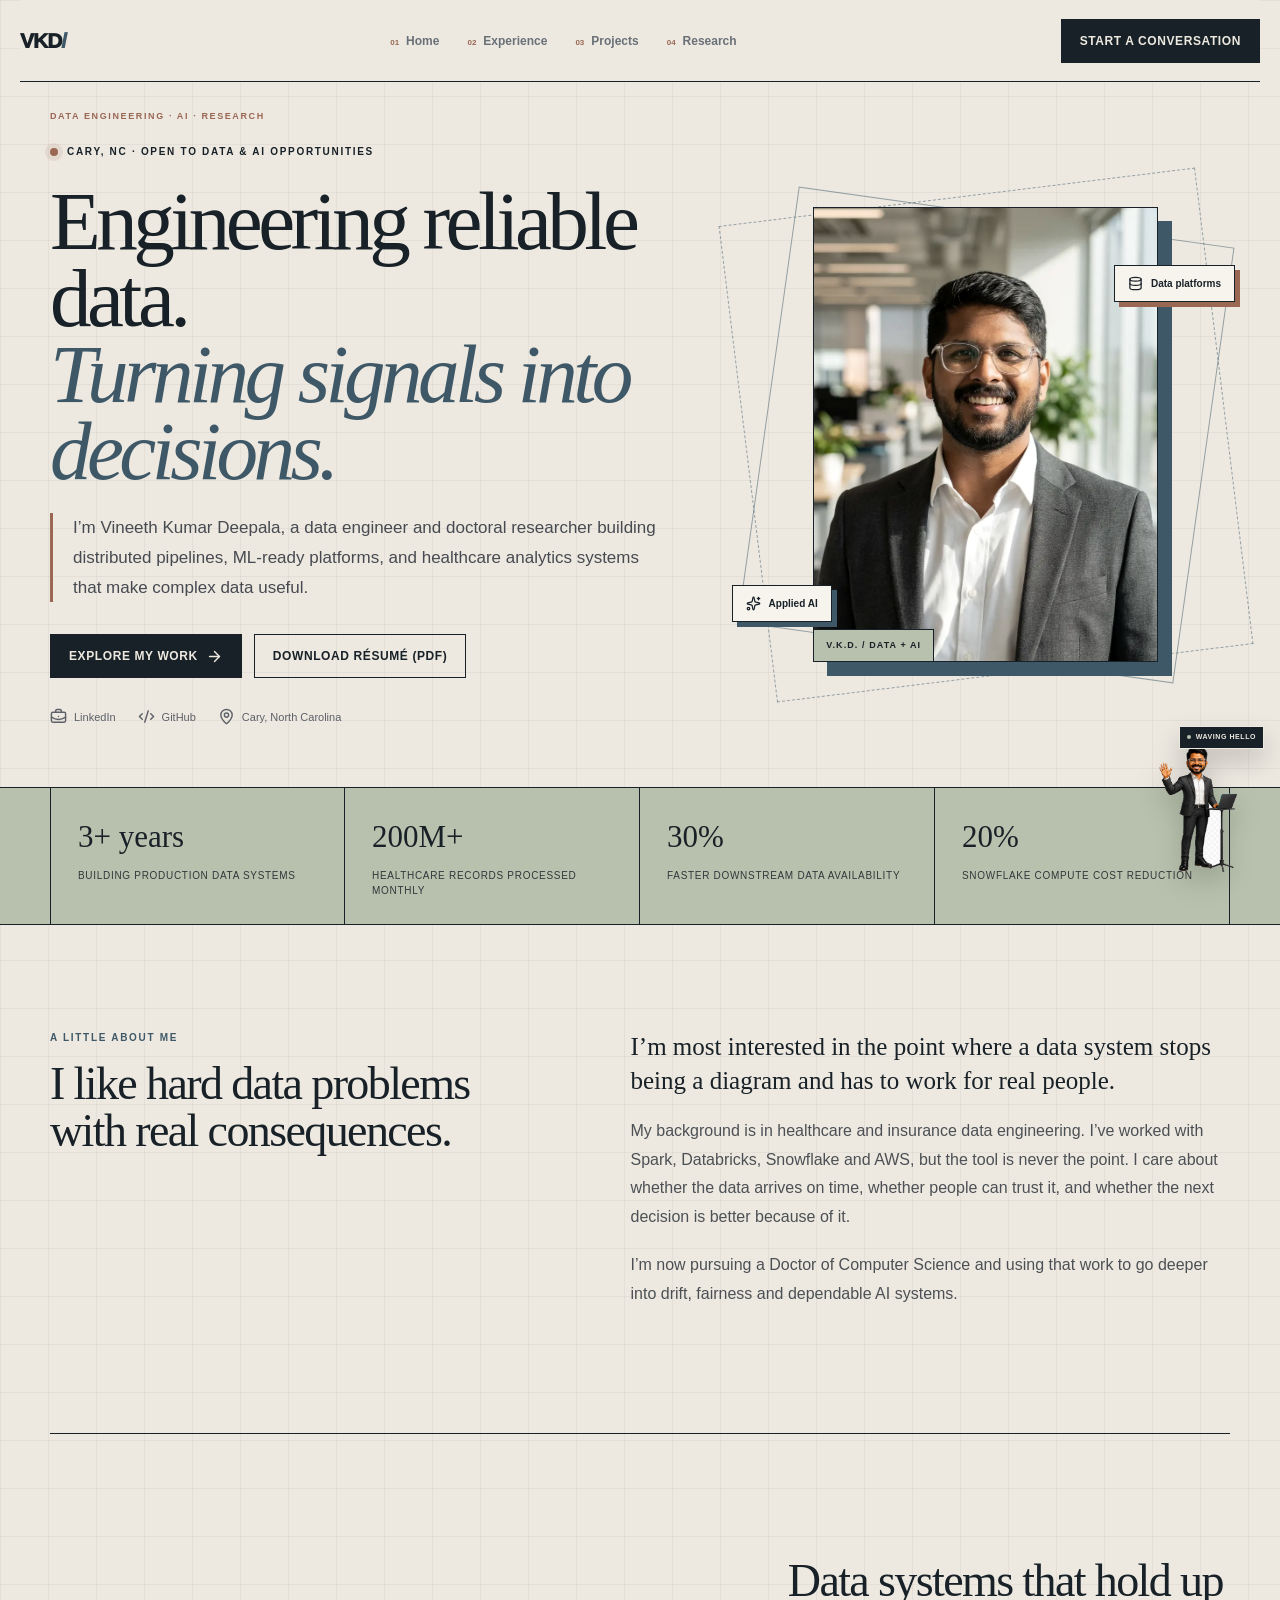
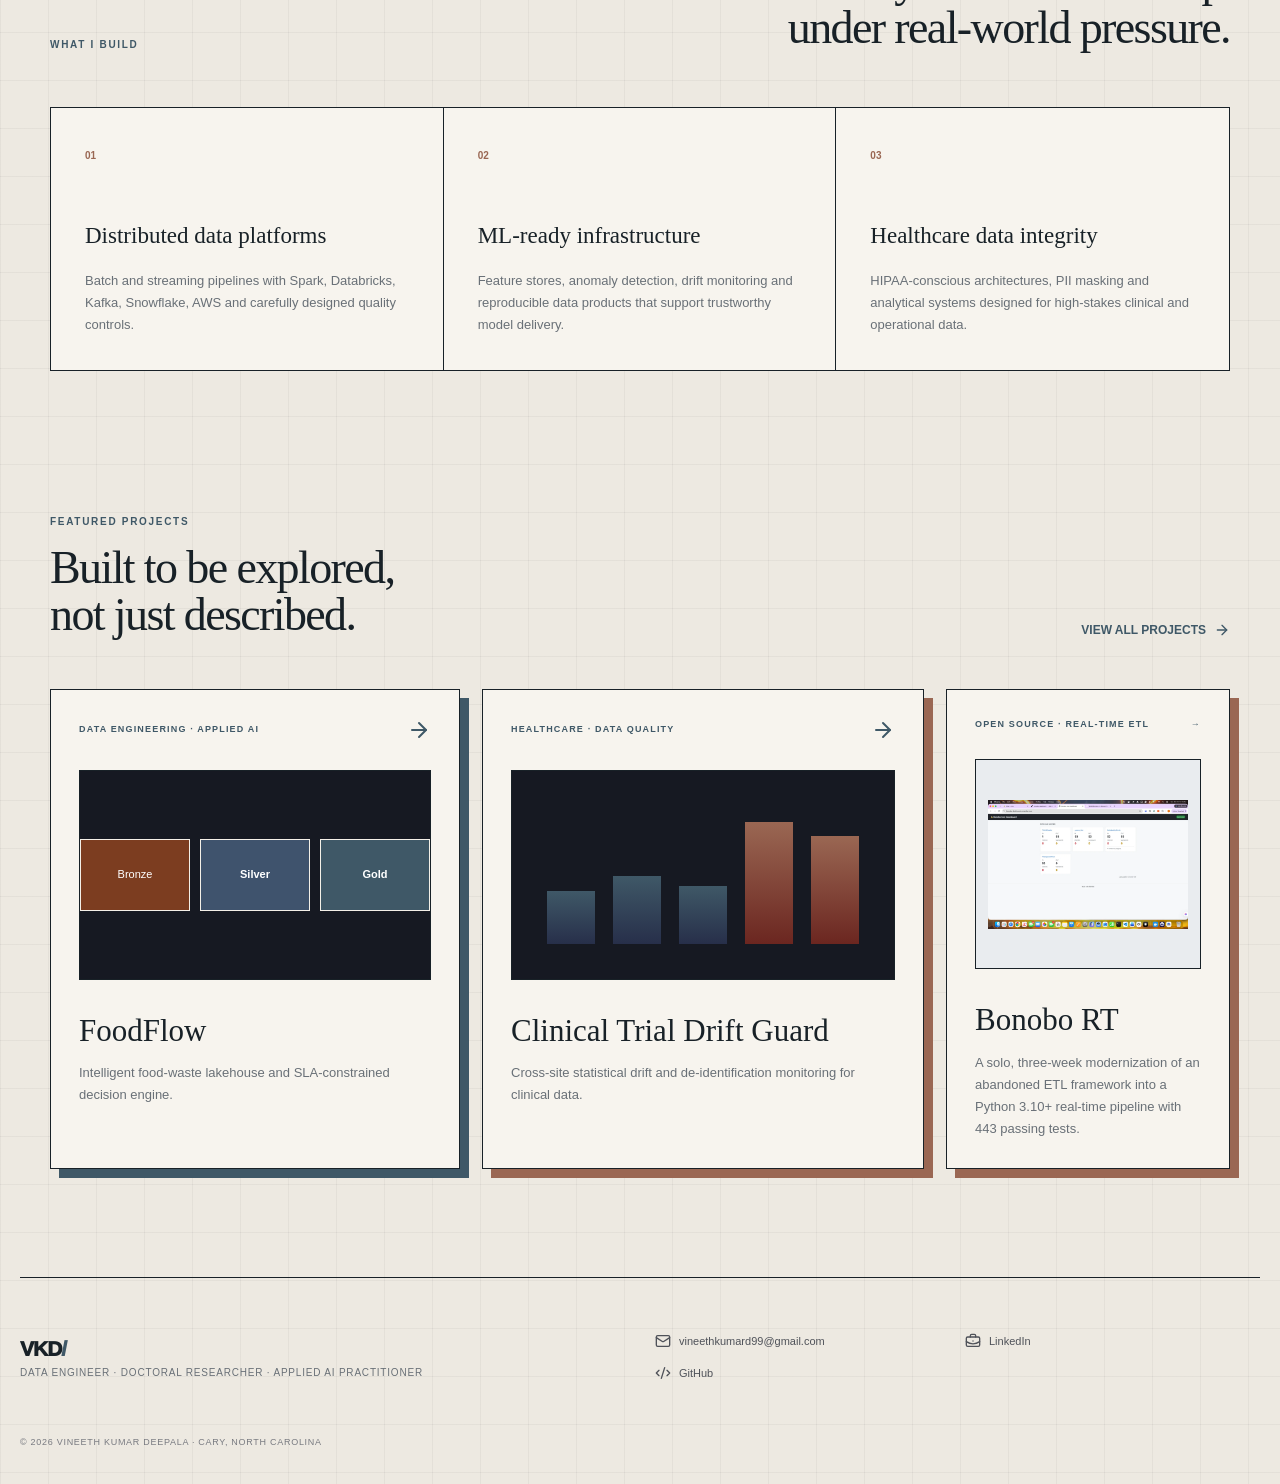
<file: index.html>
<!DOCTYPE html><html lang="en"><head><meta charSet="utf-8"/><meta name="viewport" content="width=device-width, initial-scale=1"/><link rel="preload" href="/assets/vineeth-headshot.webp" as="image"/><link rel="stylesheet" href="/assets/index-Dh_ZX1U6.css" data-rsc-css-href="/assets/index-Dh_ZX1U6.css" data-precedence="vite-rsc/importer-resources"/><title>Vineeth Kumar Deepala | Data Engineer &amp; Doctoral Researcher</title><meta name="description" content="Data engineering, applied AI and healthcare analytics work by Vineeth Kumar Deepala."/><meta property="og:title" content="Vineeth Kumar Deepala | Data Engineer &amp; Doctoral Researcher"/><meta property="og:description" content="Reliable data systems, practical AI and healthcare analytics."/><meta property="og:site_name" content="Vineeth Kumar Deepala"/><meta property="og:type" content="website"/><meta property="og:image" content="https://vineethdeepala.com/assets/vineeth-social-card.webp"/><meta property="og:image:width" content="1200"/><meta property="og:image:height" content="630"/><meta property="og:image:alt" content="Vineeth Kumar Deepala — Data Engineer and Doctoral Researcher"/><meta name="twitter:card" content="summary_large_image"/><meta name="twitter:title" content="Vineeth Kumar Deepala | Data Engineer &amp; Doctoral Researcher"/><meta name="twitter:description" content="Reliable data systems, practical AI and healthcare analytics."/><meta name="twitter:image" content="https://vineethdeepala.com/assets/vineeth-social-card.webp"/><link rel="shortcut icon" href="https://vineethdeepala.com/favicon.svg"/><link rel="icon" href="https://vineethdeepala.com/favicon.svg"/><link rel="canonical" href="https://vineethdeepala.com/"/>
<link rel="stylesheet" href="/assets/bonobo-case.css"/></head><body><div class="site-root"><header class="site-header"><a href="/" class="monogram">VKD<span>/</span></a><nav><a href="/" class=""><small>0<!-- -->1</small>Home</a><a href="/experience" class=""><small>0<!-- -->2</small>Experience</a><a href="/projects" class=""><small>0<!-- -->3</small>Projects</a><a href="/research" class=""><small>0<!-- -->4</small>Research</a></nav><a class="header-contact" href="mailto:vineethkumard99@gmail.com">Start a conversation</a></header><main><section class="hero-grid section-shell"><div class="hero-copy"><div class="eyebrow"><span class="status-dot"></span> Cary, NC · Open to data &amp; AI opportunities</div><h1>Engineering reliable data.<br/><span>Turning signals into decisions.</span></h1><p class="hero-lede">I’m Vineeth Kumar Deepala, a data engineer and doctoral researcher building distributed pipelines, ML-ready platforms, and healthcare analytics systems that make complex data useful.</p><div class="hero-actions"><a href="/projects" class="button-primary">Explore my work <svg xmlns="http://www.w3.org/2000/svg" width="17" height="17" viewBox="0 0 24 24" fill="none" stroke="currentColor" stroke-width="2" stroke-linecap="round" stroke-linejoin="round" class="lucide lucide-arrow-right" aria-hidden="true"><path d="M5 12h14"></path><path d="m12 5 7 7-7 7"></path></svg></a><a class="button-secondary" href="/assets/Vineeth-Kumar-Deepala-Resume.pdf" download="">Download résumé (PDF)</a></div><div class="social-row"><a href="https://www.linkedin.com/in/kumard99/" target="_blank" rel="noreferrer"><svg xmlns="http://www.w3.org/2000/svg" width="17" height="17" viewBox="0 0 24 24" fill="none" stroke="currentColor" stroke-width="2" stroke-linecap="round" stroke-linejoin="round" class="lucide lucide-briefcase-business" aria-hidden="true"><path d="M12 12h.01"></path><path d="M16 6V4a2 2 0 0 0-2-2h-4a2 2 0 0 0-2 2v2"></path><path d="M22 13a18.15 18.15 0 0 1-20 0"></path><rect width="20" height="14" x="2" y="6" rx="2"></rect></svg> LinkedIn</a><a href="https://github.com/dvk69" target="_blank" rel="noreferrer"><svg xmlns="http://www.w3.org/2000/svg" width="17" height="17" viewBox="0 0 24 24" fill="none" stroke="currentColor" stroke-width="2" stroke-linecap="round" stroke-linejoin="round" class="lucide lucide-code-xml" aria-hidden="true"><path d="m18 16 4-4-4-4"></path><path d="m6 8-4 4 4 4"></path><path d="m14.5 4-5 16"></path></svg> GitHub</a><span><svg xmlns="http://www.w3.org/2000/svg" width="17" height="17" viewBox="0 0 24 24" fill="none" stroke="currentColor" stroke-width="2" stroke-linecap="round" stroke-linejoin="round" class="lucide lucide-map-pin" aria-hidden="true"><path d="M20 10c0 4.993-5.539 10.193-7.399 11.799a1 1 0 0 1-1.202 0C9.539 20.193 4 14.993 4 10a8 8 0 0 1 16 0"></path><circle cx="12" cy="10" r="3"></circle></svg> Cary, North Carolina</span></div></div><div class="portrait-stage"><div class="portrait-orbit orbit-one"></div><div class="portrait-orbit orbit-two"></div><div class="portrait-frame"><img src="/assets/vineeth-headshot.webp" alt="Vineeth Kumar Deepala"/></div><div class="floating-chip chip-top"><svg xmlns="http://www.w3.org/2000/svg" width="15" height="15" viewBox="0 0 24 24" fill="none" stroke="currentColor" stroke-width="2" stroke-linecap="round" stroke-linejoin="round" class="lucide lucide-database" aria-hidden="true"><ellipse cx="12" cy="5" rx="9" ry="3"></ellipse><path d="M3 5V19A9 3 0 0 0 21 19V5"></path><path d="M3 12A9 3 0 0 0 21 12"></path></svg> Data platforms</div><div class="floating-chip chip-bottom"><svg xmlns="http://www.w3.org/2000/svg" width="15" height="15" viewBox="0 0 24 24" fill="none" stroke="currentColor" stroke-width="2" stroke-linecap="round" stroke-linejoin="round" class="lucide lucide-sparkles" aria-hidden="true"><path d="M11.017 2.814a1 1 0 0 1 1.966 0l1.051 5.558a2 2 0 0 0 1.594 1.594l5.558 1.051a1 1 0 0 1 0 1.966l-5.558 1.051a2 2 0 0 0-1.594 1.594l-1.051 5.558a1 1 0 0 1-1.966 0l-1.051-5.558a2 2 0 0 0-1.594-1.594l-5.558-1.051a1 1 0 0 1 0-1.966l5.558-1.051a2 2 0 0 0 1.594-1.594z"></path><path d="M20 2v4"></path><path d="M22 4h-4"></path><circle cx="4" cy="20" r="2"></circle></svg> Applied AI</div></div></section><section class="metric-band"><div class="section-shell metric-grid"><div class="metric"><strong>3+ years</strong><span>Building production data systems</span></div><div class="metric"><strong>200M+</strong><span>Healthcare records processed monthly</span></div><div class="metric"><strong>30%</strong><span>Faster downstream data availability</span></div><div class="metric"><strong>20%</strong><span>Snowflake compute cost reduction</span></div></div></section><section class="section-shell about-story"><div><p class="section-kicker">A LITTLE ABOUT ME</p><h2>I like hard data problems<br/>with real consequences.</h2></div><div class="about-copy"><p>I’m most interested in the point where a data system stops being a diagram and has to work for real people.</p><p>My background is in healthcare and insurance data engineering. I’ve worked with Spark, Databricks, Snowflake and AWS, but the tool is never the point. I care about whether the data arrives on time, whether people can trust it, and whether the next decision is better because of it.</p><p>I’m now pursuing a Doctor of Computer Science and using that work to go deeper into drift, fairness and dependable AI systems.</p></div></section><section class="section-shell intro-section"><div><p class="section-kicker">WHAT I BUILD</p><h2>Data systems that hold up<br/>under real-world pressure.</h2></div><div class="capability-grid"><article><span>01</span><h3>Distributed data platforms</h3><p>Batch and streaming pipelines with Spark, Databricks, Kafka, Snowflake, AWS and carefully designed quality controls.</p></article><article><span>02</span><h3>ML-ready infrastructure</h3><p>Feature stores, anomaly detection, drift monitoring and reproducible data products that support trustworthy model delivery.</p></article><article><span>03</span><h3>Healthcare data integrity</h3><p>HIPAA-conscious architectures, PII masking and analytical systems designed for high-stakes clinical and operational data.</p></article></div></section><section class="section-shell featured-work"><div class="section-heading"><div><p class="section-kicker">FEATURED PROJECTS</p><h2>Built to be explored,<br/>not just described.</h2></div><a href="/projects">View all projects <svg xmlns="http://www.w3.org/2000/svg" width="16" height="16" viewBox="0 0 24 24" fill="none" stroke="currentColor" stroke-width="2" stroke-linecap="round" stroke-linejoin="round" class="lucide lucide-arrow-right" aria-hidden="true"><path d="M5 12h14"></path><path d="m12 5 7 7-7 7"></path></svg></a></div><div class="project-preview-grid"><a href="/projects#foodflow" class="project-preview foodflow-card"><div class="preview-top"><span>DATA ENGINEERING · APPLIED AI</span><svg xmlns="http://www.w3.org/2000/svg" width="24" height="24" viewBox="0 0 24 24" fill="none" stroke="currentColor" stroke-width="2" stroke-linecap="round" stroke-linejoin="round" class="lucide lucide-arrow-right" aria-hidden="true"><path d="M5 12h14"></path><path d="m12 5 7 7-7 7"></path></svg></div><div class="preview-visual lakehouse-visual"><i>Bronze</i><b>Silver</b><strong>Gold</strong></div><h3>FoodFlow</h3><p>Intelligent food-waste lakehouse and SLA-constrained decision engine.</p></a><a href="/projects#driftguard" class="project-preview drift-card"><div class="preview-top"><span>HEALTHCARE · DATA QUALITY</span><svg xmlns="http://www.w3.org/2000/svg" width="24" height="24" viewBox="0 0 24 24" fill="none" stroke="currentColor" stroke-width="2" stroke-linecap="round" stroke-linejoin="round" class="lucide lucide-arrow-right" aria-hidden="true"><path d="M5 12h14"></path><path d="m12 5 7 7-7 7"></path></svg></div><div class="preview-visual drift-visual"><i></i><i></i><i></i><i></i><i></i></div><h3>Clinical Trial Drift Guard</h3><p>Cross-site statistical drift and de-identification monitoring for clinical data.</p></a><a href="/projects#bonobo-rt" class="project-preview bonobo-card"><div class="preview-top"><span>OPEN SOURCE · REAL-TIME ETL</span><span aria-hidden="true">→</span></div><div class="preview-visual bonobo-preview"><img src="/assets/bonobo-live-dashboard.webp" alt="Bonobo RT live pipeline dashboard"/></div><h3>Bonobo RT</h3><p>A solo, three-week modernization of an abandoned ETL framework into a Python 3.10+ real-time pipeline with 443 passing tests.</p></a></div></section></main><aside class="mini-vineeth visible mood-wave" aria-label="Mini Vineeth waving hello"><span class="mascot-status"><i></i>Waving hello</span><div class="mascot-sprite" style="background-image:url(/assets/mascot-wave-sprite.webp)" role="img" aria-label="Mini Vineeth waving hello"></div></aside><footer class="site-footer"><div><a href="/" class="monogram">VKD<span>/</span></a><p>Data Engineer · Doctoral Researcher · Applied AI Practitioner</p></div><div class="footer-links"><a href="mailto:vineethkumard99@gmail.com"><svg xmlns="http://www.w3.org/2000/svg" width="16" height="16" viewBox="0 0 24 24" fill="none" stroke="currentColor" stroke-width="2" stroke-linecap="round" stroke-linejoin="round" class="lucide lucide-mail" aria-hidden="true"><path d="m22 7-8.991 5.727a2 2 0 0 1-2.009 0L2 7"></path><rect x="2" y="4" width="20" height="16" rx="2"></rect></svg> vineethkumard99@gmail.com</a><a href="https://www.linkedin.com/in/kumard99/" target="_blank" rel="noreferrer"><svg xmlns="http://www.w3.org/2000/svg" width="16" height="16" viewBox="0 0 24 24" fill="none" stroke="currentColor" stroke-width="2" stroke-linecap="round" stroke-linejoin="round" class="lucide lucide-briefcase-business" aria-hidden="true"><path d="M12 12h.01"></path><path d="M16 6V4a2 2 0 0 0-2-2h-4a2 2 0 0 0-2 2v2"></path><path d="M22 13a18.15 18.15 0 0 1-20 0"></path><rect width="20" height="14" x="2" y="6" rx="2"></rect></svg> LinkedIn</a><a href="https://github.com/dvk69" target="_blank" rel="noreferrer"><svg xmlns="http://www.w3.org/2000/svg" width="16" height="16" viewBox="0 0 24 24" fill="none" stroke="currentColor" stroke-width="2" stroke-linecap="round" stroke-linejoin="round" class="lucide lucide-code-xml" aria-hidden="true"><path d="m18 16 4-4-4-4"></path><path d="m6 8-4 4 4 4"></path><path d="m14.5 4-5 16"></path></svg> GitHub</a></div><p class="copyright">© 2026 Vineeth Kumar Deepala · Cary, North Carolina</p></footer></div></body></html>
</file>
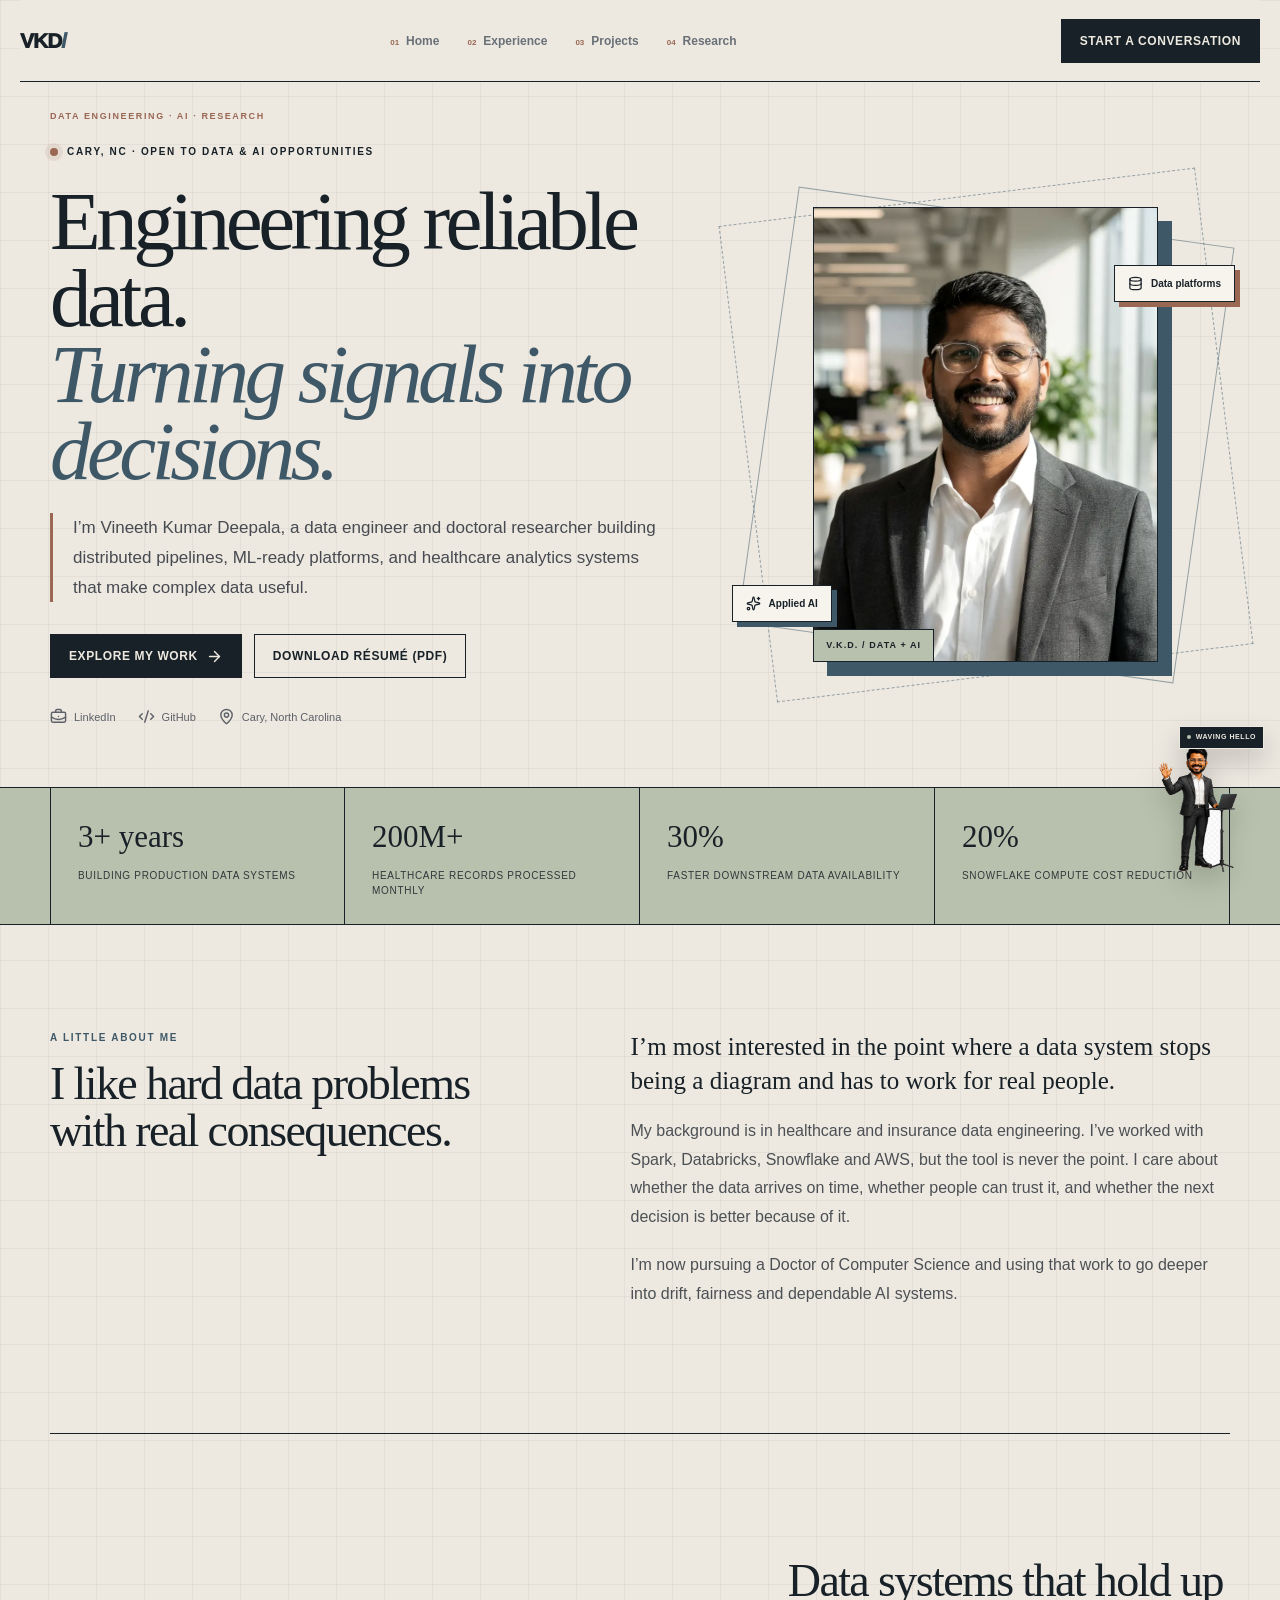
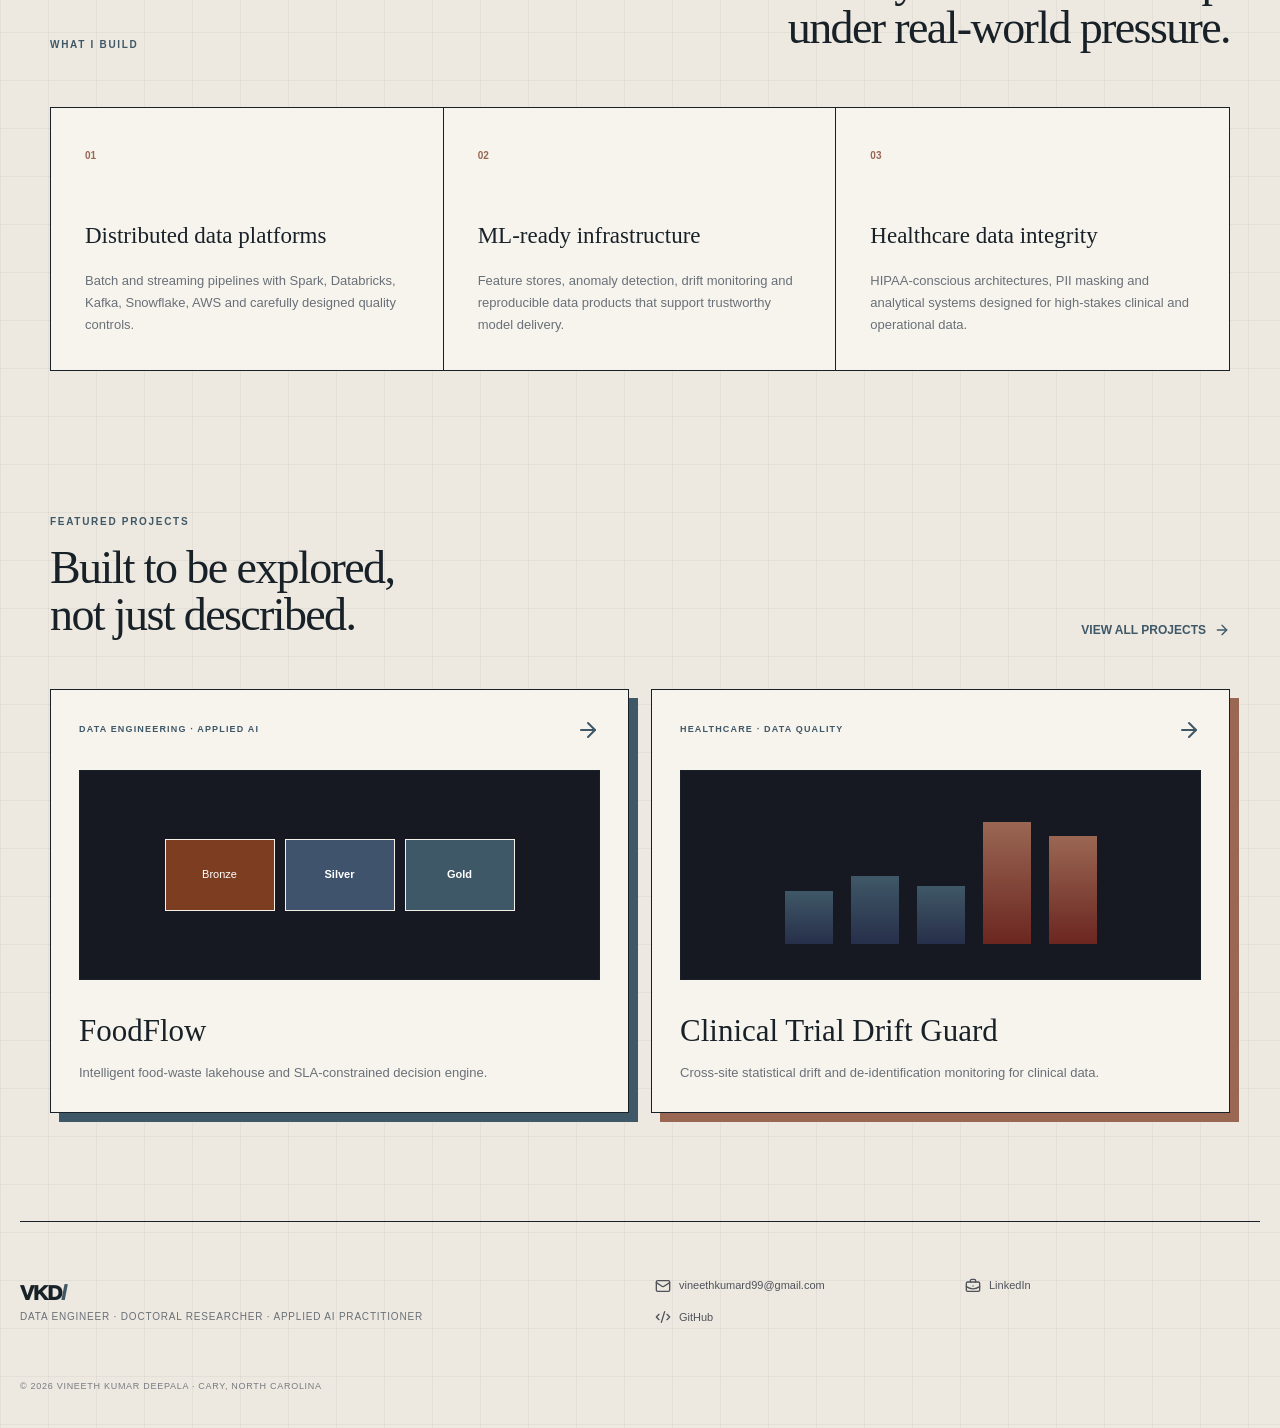
<file: experience/index.html>
<!DOCTYPE html><html lang="en"><head><meta charSet="utf-8"/><meta name="viewport" content="width=device-width, initial-scale=1"/><link rel="preload" as="image" href="/assets/vineeth-mascot.webp"/><link rel="stylesheet" href="/assets/index-Dh_ZX1U6.css" data-rsc-css-href="/assets/index-Dh_ZX1U6.css" data-precedence="vite-rsc/importer-resources"/><title>Vineeth Kumar Deepala | Data Engineer &amp; Doctoral Researcher</title><meta name="description" content="Data engineering, applied AI and healthcare analytics work by Vineeth Kumar Deepala."/><meta property="og:title" content="Vineeth Kumar Deepala | Data Engineer &amp; Doctoral Researcher"/><meta property="og:description" content="Reliable data systems, practical AI and healthcare analytics."/><meta property="og:site_name" content="Vineeth Kumar Deepala"/><meta property="og:type" content="website"/><meta property="og:image" content="https://dvk69.github.io/assets/vineeth-social-card.webp"/><meta property="og:image:width" content="1200"/><meta property="og:image:height" content="630"/><meta property="og:image:alt" content="Vineeth Kumar Deepala — Data Engineer and Doctoral Researcher"/><meta name="twitter:card" content="summary_large_image"/><meta name="twitter:title" content="Vineeth Kumar Deepala | Data Engineer &amp; Doctoral Researcher"/><meta name="twitter:description" content="Reliable data systems, practical AI and healthcare analytics."/><meta name="twitter:image" content="https://dvk69.github.io/assets/vineeth-social-card.webp"/><link rel="shortcut icon" href="https://dvk69.github.io/favicon.svg"/><link rel="icon" href="https://dvk69.github.io/favicon.svg"/><link rel="canonical" href="https://dvk69.github.io/experience/"/>
</head><body><div class="site-root"><header class="site-header"><a href="/" class="monogram">VKD<span>/</span></a><nav><a href="/" class=""><small>0<!-- -->1</small>Home</a><a href="/experience" class=""><small>0<!-- -->2</small>Experience</a><a href="/projects" class=""><small>0<!-- -->3</small>Projects</a><a href="/research" class=""><small>0<!-- -->4</small>Research</a></nav><a class="header-contact" href="mailto:vineethkumard99@gmail.com">Start a conversation</a></header><main class="section-shell inner-page"><header class="page-intro"><p class="section-kicker">EXPERIENCE</p><h1>Production systems.<br/><span>Measured outcomes.</span></h1><p>My work sits where distributed data engineering, operational reliability and stakeholder decision-making meet.</p></header><section class="timeline"><article class="role"><div class="role-index">0<!-- -->1</div><div class="role-meta"><p>Sep 2025 — Dec 2025</p><span>Texas, USA</span></div><div class="role-body"><p class="role-label">Data Engineer · Contract</p><h2>Sanizer IT Services</h2><ul><li>Designed low-latency Databricks/Spark streaming pipelines for real-time ML anomaly detection.</li><li>Built an ML-ready feature store on AWS S3 and Snowflake with versioned, automated feature pipelines.</li><li>Integrated statistical drift checks, lineage tracking and Tableau monitoring into production workflows.</li></ul><div class="tag-row"><span>Databricks</span><span>Spark</span><span>AWS</span><span>Snowflake</span><span>ML monitoring</span></div></div></article><article class="role"><div class="role-index">0<!-- -->2</div><div class="role-meta"><p>Jun 2023 — Jul 2025</p><span>Ohio, USA</span></div><div class="role-body"><p class="role-label">Data Engineer · Contract</p><h2>Nationwide Insurance</h2><ul><li>Improved downstream claims and policy data availability by 30% with optimized batch and streaming pipelines.</li><li>Migrated six Informatica and Perl workflows to the Databricks Lakehouse, reducing runtime by approximately 25%.</li><li>Built automated data quality, Splunk/New Relic observability and Power BI reliability reporting.</li></ul><div class="tag-row"><span>PySpark</span><span>SQL</span><span>Guidewire</span><span>Power BI</span><span>Data quality</span></div></div></article><article class="role"><div class="role-index">0<!-- -->3</div><div class="role-meta"><p>Jan 2023 — May 2023</p><span>Texas, USA</span></div><div class="role-body"><p class="role-label">Data Engineer · Contract</p><h2>Anthem</h2><ul><li>Engineered ETL pipelines processing 200M+ healthcare records monthly.</li><li>Designed HIPAA-conscious AWS lakehouse controls and ingestion-layer PII masking.</li><li>Reduced Snowflake compute cost by 20% while improving analytical query latency.</li></ul><div class="tag-row"><span>Healthcare</span><span>AWS</span><span>Snowflake</span><span>HIPAA</span><span>Python</span></div></div></article><article class="role"><div class="role-index">0<!-- -->4</div><div class="role-meta"><p>Summer 2022</p><span>Texas, USA</span></div><div class="role-body"><p class="role-label">Data Engineer Intern</p><h2>CloudVik LLC</h2><ul><li>Worked with Hadoop, SQL and Python to prepare cloud-ready datasets.</li><li>Migrated analytical datasets into AWS and GCP environments.</li><li>Built Power BI validation dashboards for migration quality checks.</li></ul><div class="tag-row"><span>Hadoop</span><span>AWS</span><span>GCP</span><span>SQL</span><span>Power BI</span></div></div></article></section><section class="education-panel"><div><p class="section-kicker">EDUCATION</p><h2>Research depth,<br/>engineering pragmatism.</h2></div><div class="degree"><strong>Doctor of Computer Science</strong><span>University of the Potomac · Expected 2029</span><p>Research interests: distributed systems, machine learning and trustworthy data-intensive applications.</p></div><div class="degree"><strong>M.S. in Data Science</strong><span>University of New Haven · December 2022</span><p>Graduate foundation in statistical learning, data systems and applied analytics.</p></div></section></main><aside class="mini-vineeth  mood-read" aria-label="Mini Vineeth reviewing the timeline"><span class="mascot-status"><i></i>Reviewing the timeline</span><img class="mascot-static" src="/assets/vineeth-mascot.webp" alt="Mini Vineeth reviewing his experience timeline"/></aside><footer class="site-footer"><div><a href="/" class="monogram">VKD<span>/</span></a><p>Data Engineer · Doctoral Researcher · Applied AI Practitioner</p></div><div class="footer-links"><a href="mailto:vineethkumard99@gmail.com"><svg xmlns="http://www.w3.org/2000/svg" width="16" height="16" viewBox="0 0 24 24" fill="none" stroke="currentColor" stroke-width="2" stroke-linecap="round" stroke-linejoin="round" class="lucide lucide-mail" aria-hidden="true"><path d="m22 7-8.991 5.727a2 2 0 0 1-2.009 0L2 7"></path><rect x="2" y="4" width="20" height="16" rx="2"></rect></svg> vineethkumard99@gmail.com</a><a href="https://www.linkedin.com/in/kumard99/" target="_blank" rel="noreferrer"><svg xmlns="http://www.w3.org/2000/svg" width="16" height="16" viewBox="0 0 24 24" fill="none" stroke="currentColor" stroke-width="2" stroke-linecap="round" stroke-linejoin="round" class="lucide lucide-briefcase-business" aria-hidden="true"><path d="M12 12h.01"></path><path d="M16 6V4a2 2 0 0 0-2-2h-4a2 2 0 0 0-2 2v2"></path><path d="M22 13a18.15 18.15 0 0 1-20 0"></path><rect width="20" height="14" x="2" y="6" rx="2"></rect></svg> LinkedIn</a><a href="https://github.com/dvk69" target="_blank" rel="noreferrer"><svg xmlns="http://www.w3.org/2000/svg" width="16" height="16" viewBox="0 0 24 24" fill="none" stroke="currentColor" stroke-width="2" stroke-linecap="round" stroke-linejoin="round" class="lucide lucide-code-xml" aria-hidden="true"><path d="m18 16 4-4-4-4"></path><path d="m6 8-4 4 4 4"></path><path d="m14.5 4-5 16"></path></svg> GitHub</a></div><p class="copyright">© 2026 Vineeth Kumar Deepala · Cary, North Carolina</p></footer></div><script type="module" src="/assets/portfolio.js"></script></body></html>
</file>
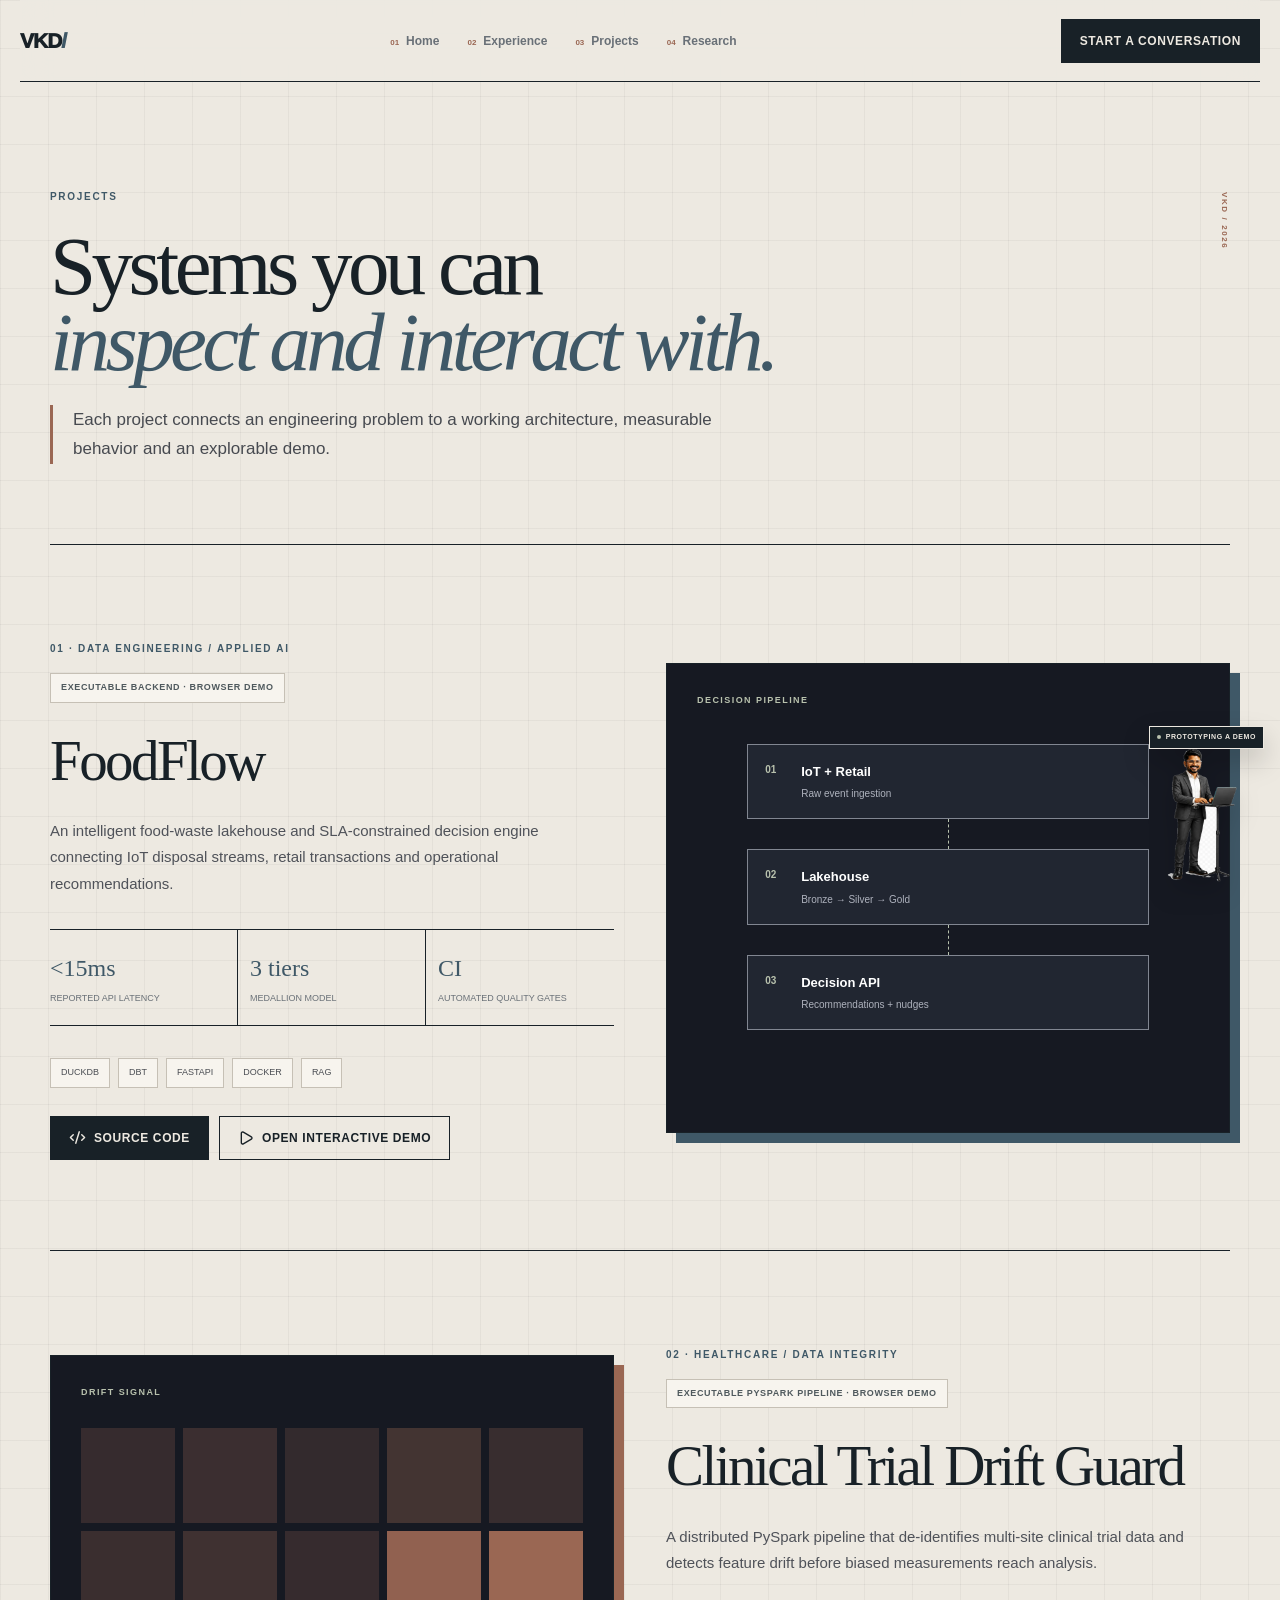
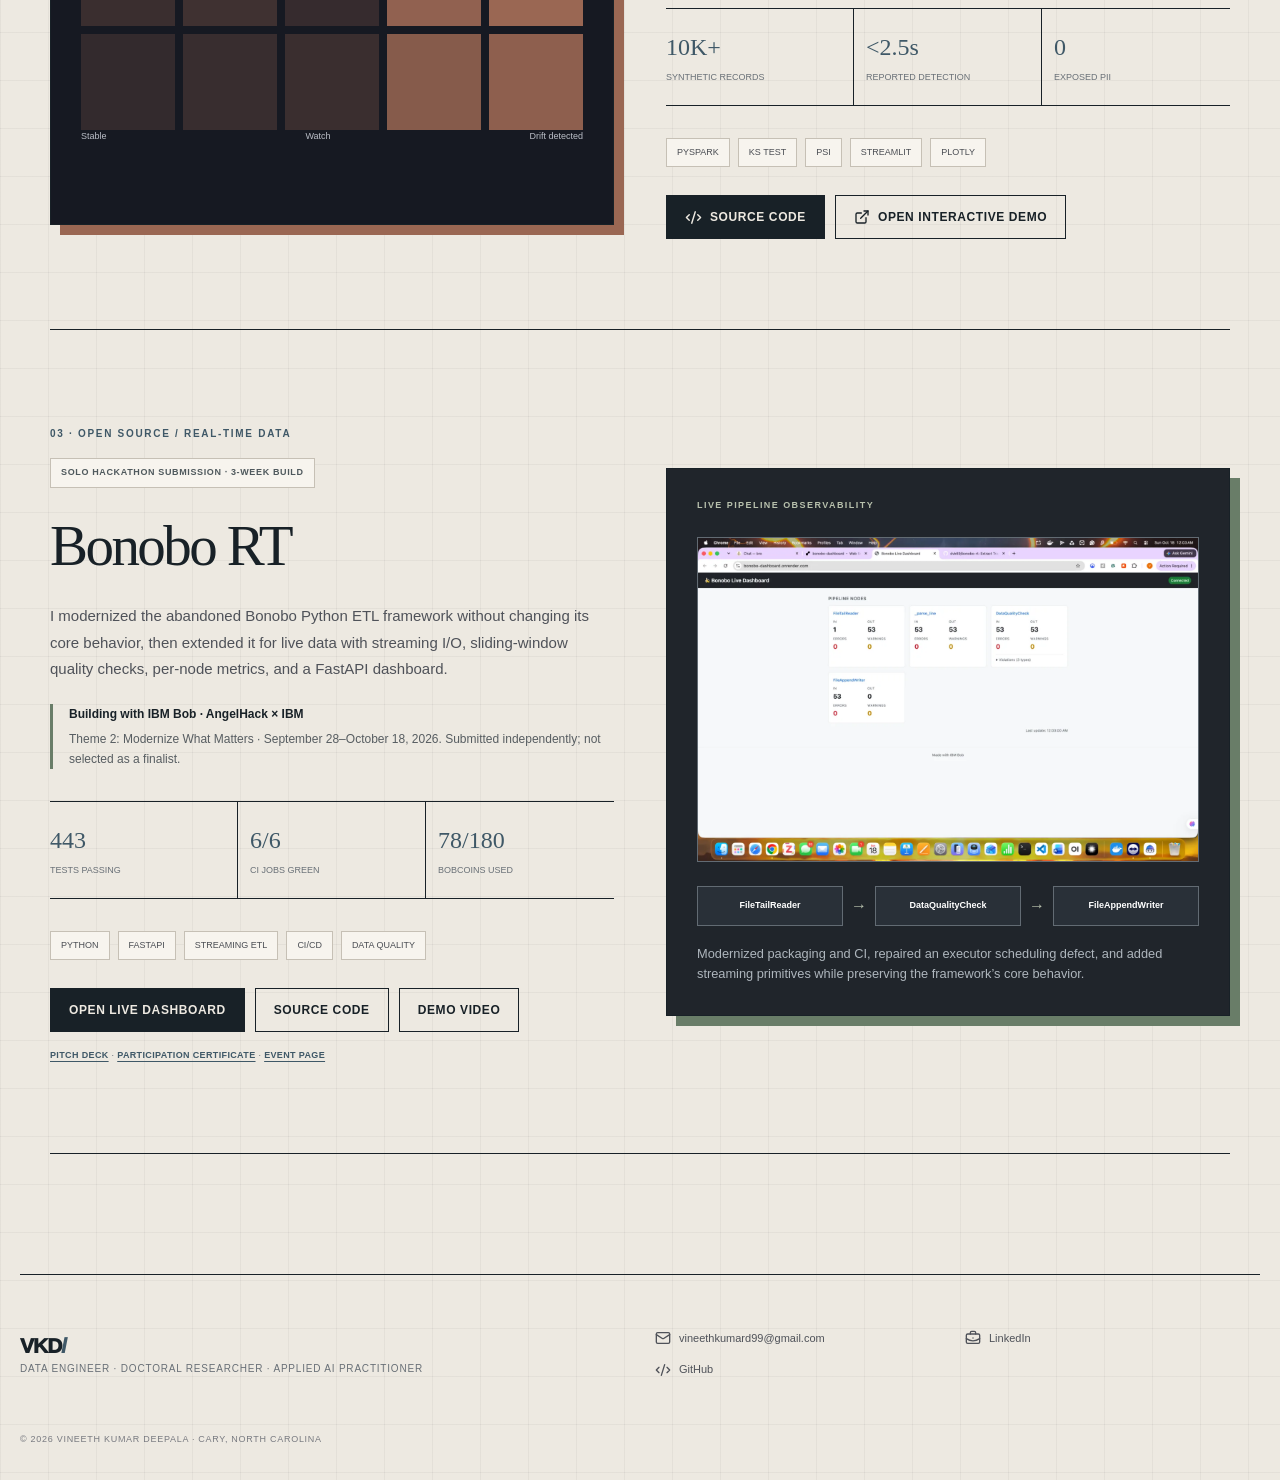
<file: projects/index.html>
<!DOCTYPE html><html lang="en"><head><meta charSet="utf-8"/><meta name="viewport" content="width=device-width, initial-scale=1"/><link rel="stylesheet" href="/assets/index-Dh_ZX1U6.css" data-rsc-css-href="/assets/index-Dh_ZX1U6.css" data-precedence="vite-rsc/importer-resources"/><title>Vineeth Kumar Deepala | Data Engineer &amp; Doctoral Researcher</title><meta name="description" content="Data engineering, applied AI and healthcare analytics work by Vineeth Kumar Deepala."/><meta property="og:title" content="Vineeth Kumar Deepala | Data Engineer &amp; Doctoral Researcher"/><meta property="og:description" content="Reliable data systems, practical AI and healthcare analytics."/><meta property="og:site_name" content="Vineeth Kumar Deepala"/><meta property="og:type" content="website"/><meta property="og:image" content="https://vineethdeepala.com/assets/vineeth-social-card.webp"/><meta property="og:image:width" content="1200"/><meta property="og:image:height" content="630"/><meta property="og:image:alt" content="Vineeth Kumar Deepala — Data Engineer and Doctoral Researcher"/><meta name="twitter:card" content="summary_large_image"/><meta name="twitter:title" content="Vineeth Kumar Deepala | Data Engineer &amp; Doctoral Researcher"/><meta name="twitter:description" content="Reliable data systems, practical AI and healthcare analytics."/><meta name="twitter:image" content="https://vineethdeepala.com/assets/vineeth-social-card.webp"/><link rel="shortcut icon" href="https://vineethdeepala.com/favicon.svg"/><link rel="icon" href="https://vineethdeepala.com/favicon.svg"/><link rel="canonical" href="https://vineethdeepala.com/projects/"/>
<link rel="stylesheet" href="/assets/bonobo-case.css"/></head><body><div class="site-root"><header class="site-header"><a href="/" class="monogram">VKD<span>/</span></a><nav><a href="/" class=""><small>0<!-- -->1</small>Home</a><a href="/experience" class=""><small>0<!-- -->2</small>Experience</a><a href="/projects" class=""><small>0<!-- -->3</small>Projects</a><a href="/research" class=""><small>0<!-- -->4</small>Research</a></nav><a class="header-contact" href="mailto:vineethkumard99@gmail.com">Start a conversation</a></header><main class="section-shell inner-page"><header class="page-intro"><p class="section-kicker">PROJECTS</p><h1>Systems you can<br/><span>inspect and interact with.</span></h1><p>Each project connects an engineering problem to a working architecture, measurable behavior and an explorable demo.</p></header><section class="case-study" id="foodflow"><div class="case-copy"><span class="case-number">01 · DATA ENGINEERING / APPLIED AI</span><span class="project-status">Executable backend · Browser demo</span><h2>FoodFlow</h2><p class="case-lede">An intelligent food-waste lakehouse and SLA-constrained decision engine connecting IoT disposal streams, retail transactions and operational recommendations.</p><div class="case-stats"><div><strong>&lt;15ms</strong><span>Reported API latency</span></div><div><strong>3 tiers</strong><span>Medallion model</span></div><div><strong>CI</strong><span>Automated quality gates</span></div></div><div class="tag-row"><span>DuckDB</span><span>dbt</span><span>FastAPI</span><span>Docker</span><span>RAG</span></div><div class="case-actions"><a class="button-primary" href="https://github.com/dvk69/foodflow" target="_blank" rel="noreferrer"><svg xmlns="http://www.w3.org/2000/svg" width="17" height="17" viewBox="0 0 24 24" fill="none" stroke="currentColor" stroke-width="2" stroke-linecap="round" stroke-linejoin="round" class="lucide lucide-code-xml" aria-hidden="true"><path d="m18 16 4-4-4-4"></path><path d="m6 8-4 4 4 4"></path><path d="m14.5 4-5 16"></path></svg> Source code</a><a href="/demos/foodflow" class="button-secondary"><svg xmlns="http://www.w3.org/2000/svg" width="16" height="16" viewBox="0 0 24 24" fill="none" stroke="currentColor" stroke-width="2" stroke-linecap="round" stroke-linejoin="round" class="lucide lucide-play" aria-hidden="true"><path d="M5 5a2 2 0 0 1 3.008-1.728l11.997 6.998a2 2 0 0 1 .003 3.458l-12 7A2 2 0 0 1 5 19z"></path></svg> Open interactive demo</a></div></div><div class="architecture-card"><p>DECISION PIPELINE</p><div class="arch-flow"><div><b>01</b><strong>IoT + Retail</strong><span>Raw event ingestion</span></div><i></i><div><b>02</b><strong>Lakehouse</strong><span>Bronze → Silver → Gold</span></div><i></i><div><b>03</b><strong>Decision API</strong><span>Recommendations + nudges</span></div></div></div></section><section class="case-study reverse" id="driftguard"><div class="case-copy"><span class="case-number">02 · HEALTHCARE / DATA INTEGRITY</span><span class="project-status">Executable PySpark pipeline · Browser demo</span><h2>Clinical Trial Drift Guard</h2><p class="case-lede">A distributed PySpark pipeline that de-identifies multi-site clinical trial data and detects feature drift before biased measurements reach analysis.</p><div class="case-stats"><div><strong>10K+</strong><span>Synthetic records</span></div><div><strong>&lt;2.5s</strong><span>Reported detection</span></div><div><strong>0</strong><span>Exposed PII</span></div></div><div class="tag-row"><span>PySpark</span><span>KS test</span><span>PSI</span><span>Streamlit</span><span>Plotly</span></div><div class="case-actions"><a class="button-primary" href="https://github.com/dvk69/Clinical_trial_drift_guard" target="_blank" rel="noreferrer"><svg xmlns="http://www.w3.org/2000/svg" width="17" height="17" viewBox="0 0 24 24" fill="none" stroke="currentColor" stroke-width="2" stroke-linecap="round" stroke-linejoin="round" class="lucide lucide-code-xml" aria-hidden="true"><path d="m18 16 4-4-4-4"></path><path d="m6 8-4 4 4 4"></path><path d="m14.5 4-5 16"></path></svg> Source code</a><a href="/demos/drift-guard" class="button-secondary"><svg xmlns="http://www.w3.org/2000/svg" width="16" height="16" viewBox="0 0 24 24" fill="none" stroke="currentColor" stroke-width="2" stroke-linecap="round" stroke-linejoin="round" class="lucide lucide-external-link" aria-hidden="true"><path d="M15 3h6v6"></path><path d="M10 14 21 3"></path><path d="M18 13v6a2 2 0 0 1-2 2H5a2 2 0 0 1-2-2V8a2 2 0 0 1 2-2h6"></path></svg> Open interactive demo</a></div></div><div class="architecture-card drift-dashboard"><p>DRIFT SIGNAL</p><div class="heat-grid"><i style="opacity:0.24"></i><i style="opacity:0.28"></i><i style="opacity:0.22"></i><i style="opacity:0.33999999999999997"></i><i style="opacity:0.25"></i><i style="opacity:0.27"></i><i style="opacity:0.31"></i><i style="opacity:0.24"></i><i style="opacity:0.9400000000000001"></i><i style="opacity:1"></i><i style="opacity:0.22"></i><i style="opacity:0.25"></i><i style="opacity:0.27"></i><i style="opacity:0.85"></i><i style="opacity:0.91"></i></div><div class="signal-row"><span>Stable</span><span>Watch</span><span>Drift detected</span></div></div></section><section class="case-study bonobo-case" id="bonobo-rt"><div class="case-copy"><span class="case-number">03 · OPEN SOURCE / REAL-TIME DATA</span><span class="project-status">Solo hackathon submission · 3-week build</span><h2>Bonobo RT</h2><p class="case-lede">I modernized the abandoned Bonobo Python ETL framework without changing its core behavior, then extended it for live data with streaming I/O, sliding-window quality checks, per-node metrics, and a FastAPI dashboard.</p><div class="hackathon-context"><strong>Building with IBM Bob · AngelHack × IBM</strong>Theme 2: Modernize What Matters · September 28–October 18, 2026. Submitted independently; not selected as a finalist.</div><div class="case-stats"><div><strong>443</strong><span>Tests passing</span></div><div><strong>6/6</strong><span>CI jobs green</span></div><div><strong>78/180</strong><span>Bobcoins used</span></div></div><div class="tag-row"><span>Python</span><span>FastAPI</span><span>Streaming ETL</span><span>CI/CD</span><span>Data Quality</span></div><div class="case-actions"><a class="button-primary" href="https://bonobo-dashboard.onrender.com" target="_blank" rel="noreferrer">Open live dashboard</a><a class="button-secondary" href="https://github.com/dvk69/bonobo-rt" target="_blank" rel="noreferrer">Source code</a><a class="button-secondary" href="https://www.youtube.com/watch?v=_rhOI_OwBt0" target="_blank" rel="noreferrer">Demo video</a></div><p class="project-proof"><a href="/assets/bonobo-rt-pitch-deck.pdf" target="_blank">Pitch deck</a> · <a href="/assets/bonobo-rt-participation-certificate.pdf" target="_blank">Participation certificate</a> · <a href="https://angelhack.com/event/building-with-ibm-bob/" target="_blank" rel="noreferrer">Event page</a></p></div><div class="architecture-card bonobo-dashboard-card"><p>LIVE PIPELINE OBSERVABILITY</p><img src="/assets/bonobo-live-dashboard.webp" alt="Bonobo Live Dashboard showing pipeline node metrics"/><div class="bonobo-flow"><span>FileTailReader</span><i>→</i><span>DataQualityCheck</span><i>→</i><span>FileAppendWriter</span></div><small>Modernized packaging and CI, repaired an executor scheduling defect, and added streaming primitives while preserving the framework’s core behavior.</small></div></section></main><aside class="mini-vineeth visible mood-type" aria-label="Mini Vineeth prototyping a demo"><span class="mascot-status"><i></i>Prototyping a demo</span><div class="mascot-sprite" style="background-image:url(/assets/mascot-type-sprite.webp)" role="img" aria-label="Mini Vineeth prototyping a demo"></div></aside><footer class="site-footer"><div><a href="/" class="monogram">VKD<span>/</span></a><p>Data Engineer · Doctoral Researcher · Applied AI Practitioner</p></div><div class="footer-links"><a href="mailto:vineethkumard99@gmail.com"><svg xmlns="http://www.w3.org/2000/svg" width="16" height="16" viewBox="0 0 24 24" fill="none" stroke="currentColor" stroke-width="2" stroke-linecap="round" stroke-linejoin="round" class="lucide lucide-mail" aria-hidden="true"><path d="m22 7-8.991 5.727a2 2 0 0 1-2.009 0L2 7"></path><rect x="2" y="4" width="20" height="16" rx="2"></rect></svg> vineethkumard99@gmail.com</a><a href="https://www.linkedin.com/in/kumard99/" target="_blank" rel="noreferrer"><svg xmlns="http://www.w3.org/2000/svg" width="16" height="16" viewBox="0 0 24 24" fill="none" stroke="currentColor" stroke-width="2" stroke-linecap="round" stroke-linejoin="round" class="lucide lucide-briefcase-business" aria-hidden="true"><path d="M12 12h.01"></path><path d="M16 6V4a2 2 0 0 0-2-2h-4a2 2 0 0 0-2 2v2"></path><path d="M22 13a18.15 18.15 0 0 1-20 0"></path><rect width="20" height="14" x="2" y="6" rx="2"></rect></svg> LinkedIn</a><a href="https://github.com/dvk69" target="_blank" rel="noreferrer"><svg xmlns="http://www.w3.org/2000/svg" width="16" height="16" viewBox="0 0 24 24" fill="none" stroke="currentColor" stroke-width="2" stroke-linecap="round" stroke-linejoin="round" class="lucide lucide-code-xml" aria-hidden="true"><path d="m18 16 4-4-4-4"></path><path d="m6 8-4 4 4 4"></path><path d="m14.5 4-5 16"></path></svg> GitHub</a></div><p class="copyright">© 2026 Vineeth Kumar Deepala · Cary, North Carolina</p></footer></div></body></html>
</file>
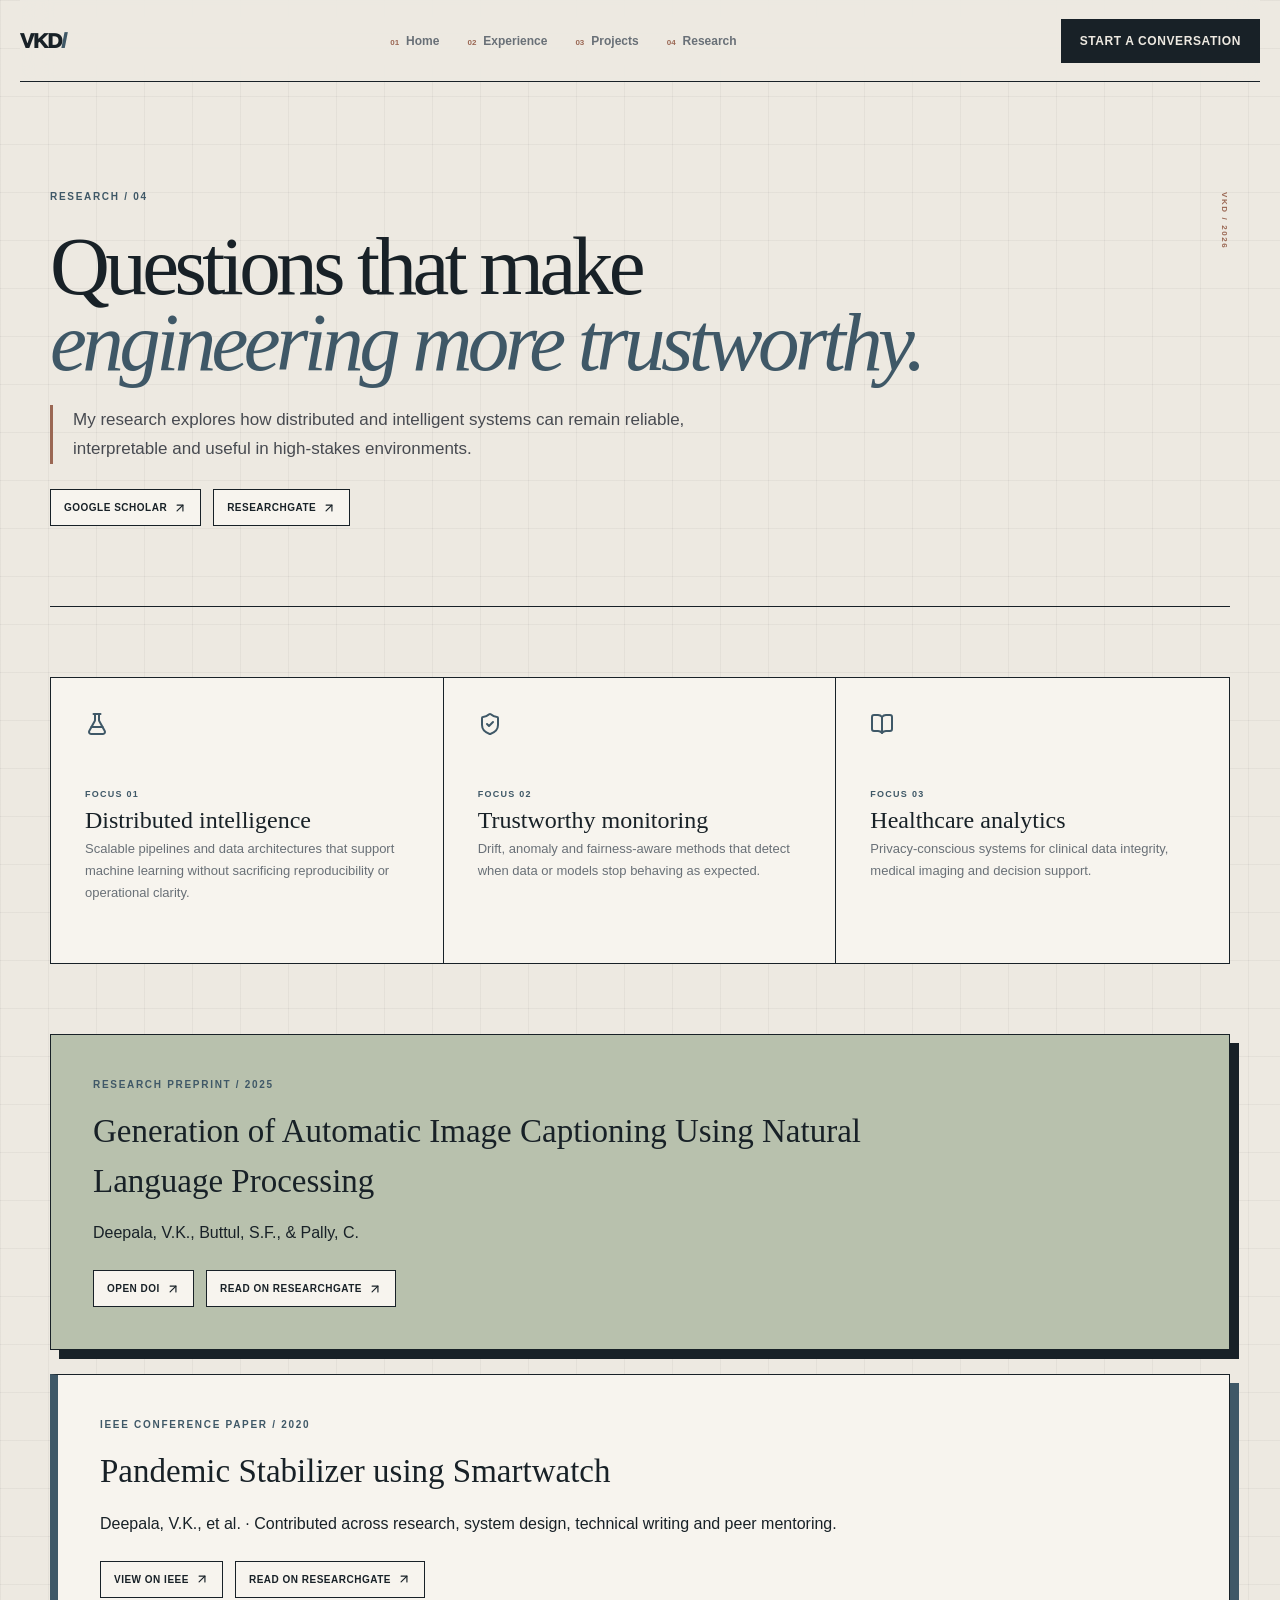
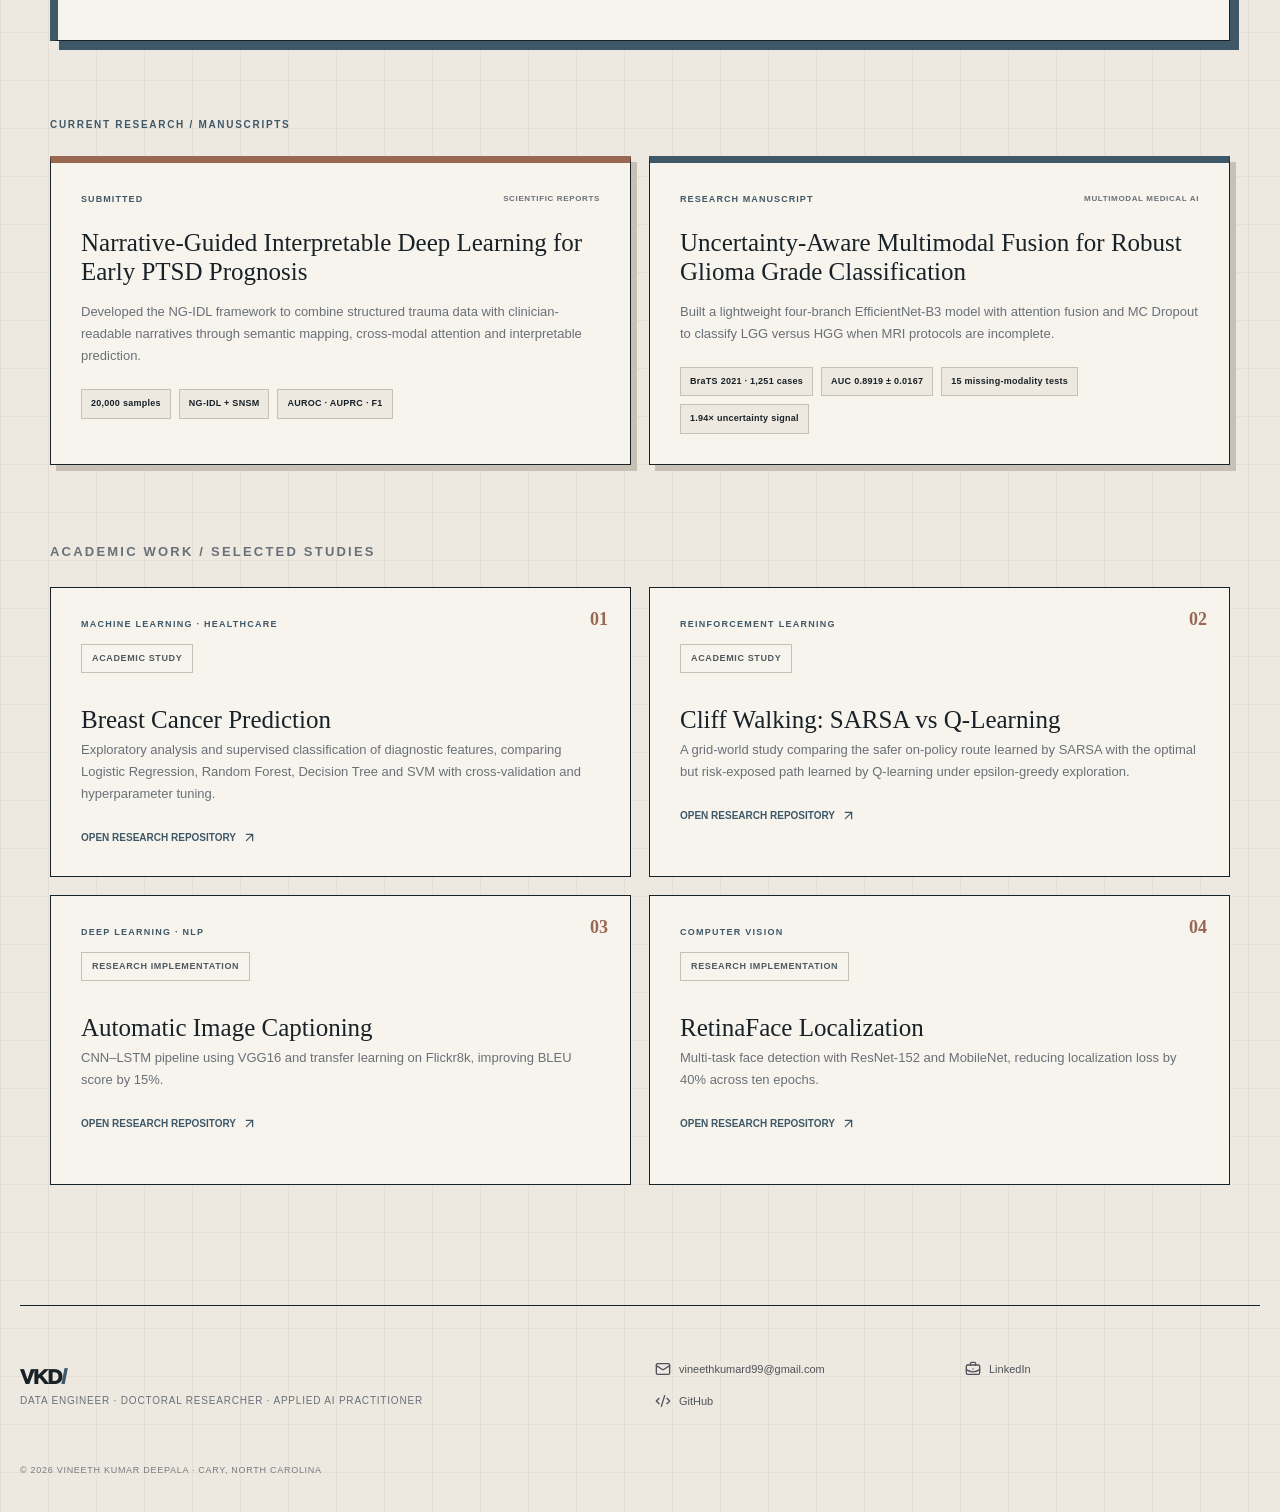
<file: research/index.html>
<!DOCTYPE html><html lang="en"><head><meta charSet="utf-8"/><meta name="viewport" content="width=device-width, initial-scale=1"/><link rel="stylesheet" href="/assets/index-Dh_ZX1U6.css" data-rsc-css-href="/assets/index-Dh_ZX1U6.css" data-precedence="vite-rsc/importer-resources"/><title>Vineeth Kumar Deepala | Data Engineer &amp; Doctoral Researcher</title><meta name="description" content="Data engineering, applied AI and healthcare analytics work by Vineeth Kumar Deepala."/><meta property="og:title" content="Vineeth Kumar Deepala | Data Engineer &amp; Doctoral Researcher"/><meta property="og:description" content="Reliable data systems, practical AI and healthcare analytics."/><meta property="og:site_name" content="Vineeth Kumar Deepala"/><meta property="og:type" content="website"/><meta property="og:image" content="https://dvk69.github.io/assets/vineeth-social-card.webp"/><meta property="og:image:width" content="1200"/><meta property="og:image:height" content="630"/><meta property="og:image:alt" content="Vineeth Kumar Deepala — Data Engineer and Doctoral Researcher"/><meta name="twitter:card" content="summary_large_image"/><meta name="twitter:title" content="Vineeth Kumar Deepala | Data Engineer &amp; Doctoral Researcher"/><meta name="twitter:description" content="Reliable data systems, practical AI and healthcare analytics."/><meta name="twitter:image" content="https://dvk69.github.io/assets/vineeth-social-card.webp"/><link rel="shortcut icon" href="https://dvk69.github.io/favicon.svg"/><link rel="icon" href="https://dvk69.github.io/favicon.svg"/><link rel="canonical" href="https://dvk69.github.io/research/"/>
<style>.manuscript-section{margin:76px 0}.manuscript-grid{display:grid;grid-template-columns:1fr 1fr;gap:18px;margin-top:24px}.manuscript-card{padding:30px;border:1px solid var(--ink);background:var(--panel);box-shadow:6px 6px 0 var(--line)}.manuscript-card:nth-child(2){border-top:7px solid var(--blue)}.manuscript-card:first-child{border-top:7px solid var(--red)}.manuscript-meta{display:flex;align-items:center;justify-content:space-between;gap:16px}.manuscript-meta span{font-size:9px;font-weight:900;letter-spacing:.12em;color:var(--blue)}.manuscript-meta small{font-size:8px;font-weight:850;letter-spacing:.08em;color:var(--muted)}.manuscript-card h2{font-family:Georgia,serif;font-size:25px;line-height:1.15;font-weight:500;margin:23px 0 14px}.manuscript-card p{font-size:13px;line-height:1.7;color:var(--muted)}.manuscript-card ul{display:flex;gap:8px;flex-wrap:wrap;list-style:none;padding:0;margin:22px 0 0}.manuscript-card li{padding:7px 9px;border:1px solid var(--line);background:var(--paper);font-size:9px;font-weight:800;letter-spacing:.03em}@media(max-width:700px){.manuscript-grid{grid-template-columns:1fr}.manuscript-card{padding:24px}.manuscript-card h2{font-size:23px}}</style></head><body><div class="site-root"><header class="site-header"><a href="/" class="monogram">VKD<span>/</span></a><nav><a href="/" class=""><small>0<!-- -->1</small>Home</a><a href="/experience" class=""><small>0<!-- -->2</small>Experience</a><a href="/projects" class=""><small>0<!-- -->3</small>Projects</a><a href="/research" class=""><small>0<!-- -->4</small>Research</a></nav><a class="header-contact" href="mailto:vineethkumard99@gmail.com">Start a conversation</a></header><main class="section-shell inner-page"><header class="page-intro"><p class="section-kicker">RESEARCH / 04</p><h1>Questions that make<br/><span>engineering more trustworthy.</span></h1><p>My research explores how distributed and intelligent systems can remain reliable, interpretable and useful in high-stakes environments.</p><div class="research-profile-links"><a href="https://scholar.google.com/citations?hl=en&amp;user=wTEHRccAAAAJ" target="_blank" rel="noreferrer">Google Scholar <svg xmlns="http://www.w3.org/2000/svg" width="14" height="14" viewBox="0 0 24 24" fill="none" stroke="currentColor" stroke-width="2" stroke-linecap="round" stroke-linejoin="round" class="lucide lucide-arrow-up-right" aria-hidden="true"><path d="M7 7h10v10"></path><path d="M7 17 17 7"></path></svg></a><a href="https://www.researchgate.net/profile/Vineeth-Kumar-Deepala" target="_blank" rel="noreferrer">ResearchGate <svg xmlns="http://www.w3.org/2000/svg" width="14" height="14" viewBox="0 0 24 24" fill="none" stroke="currentColor" stroke-width="2" stroke-linecap="round" stroke-linejoin="round" class="lucide lucide-arrow-up-right" aria-hidden="true"><path d="M7 7h10v10"></path><path d="M7 17 17 7"></path></svg></a></div></header><section class="research-focus"><article><svg xmlns="http://www.w3.org/2000/svg" width="24" height="24" viewBox="0 0 24 24" fill="none" stroke="currentColor" stroke-width="2" stroke-linecap="round" stroke-linejoin="round" class="lucide lucide-flask-conical" aria-hidden="true"><path d="M14 2v6a2 2 0 0 0 .245.96l5.51 10.08A2 2 0 0 1 18 22H6a2 2 0 0 1-1.755-2.96l5.51-10.08A2 2 0 0 0 10 8V2"></path><path d="M6.453 15h11.094"></path><path d="M8.5 2h7"></path></svg><span>FOCUS 01</span><h2>Distributed intelligence</h2><p>Scalable pipelines and data architectures that support machine learning without sacrificing reproducibility or operational clarity.</p></article><article><svg xmlns="http://www.w3.org/2000/svg" width="24" height="24" viewBox="0 0 24 24" fill="none" stroke="currentColor" stroke-width="2" stroke-linecap="round" stroke-linejoin="round" class="lucide lucide-shield-check" aria-hidden="true"><path d="M20 13c0 5-3.5 7.5-7.66 8.95a1 1 0 0 1-.67-.01C7.5 20.5 4 18 4 13V6a1 1 0 0 1 1-1c2 0 4.5-1.2 6.24-2.72a1.17 1.17 0 0 1 1.52 0C14.51 3.81 17 5 19 5a1 1 0 0 1 1 1z"></path><path d="m9 12 2 2 4-4"></path></svg><span>FOCUS 02</span><h2>Trustworthy monitoring</h2><p>Drift, anomaly and fairness-aware methods that detect when data or models stop behaving as expected.</p></article><article><svg xmlns="http://www.w3.org/2000/svg" width="24" height="24" viewBox="0 0 24 24" fill="none" stroke="currentColor" stroke-width="2" stroke-linecap="round" stroke-linejoin="round" class="lucide lucide-book-open" aria-hidden="true"><path d="M12 5v16"></path><path d="M20.001 19A2 2 0 0022 17V5a2 2 0 00-1.999-2L16 3.002A5 5 0 0012 5a5 5 0 00-4-2H4a2 2 0 00-2 2v12a2 2 0 001.999 2H8a5 5 0 014 2 5 5 0 014-2z"></path></svg><span>FOCUS 03</span><h2>Healthcare analytics</h2><p>Privacy-conscious systems for clinical data integrity, medical imaging and decision support.</p></article></section><section class="publication-list"><article class="publication-card"><div><p class="section-kicker">RESEARCH PREPRINT / 2025</p><h2>Generation of Automatic Image Captioning Using Natural Language Processing</h2><p>Deepala, V.K., Buttul, S.F., &amp; Pally, C.</p><div class="publication-links"><a href="https://doi.org/10.13140/RG.2.2.22435.11044" target="_blank" rel="noreferrer">Open DOI <svg xmlns="http://www.w3.org/2000/svg" width="14" height="14" viewBox="0 0 24 24" fill="none" stroke="currentColor" stroke-width="2" stroke-linecap="round" stroke-linejoin="round" class="lucide lucide-arrow-up-right" aria-hidden="true"><path d="M7 7h10v10"></path><path d="M7 17 17 7"></path></svg></a><a href="https://www.researchgate.net/publication/397300589_GENERATION_OF_AUTOMATIC_IMAGE_CAPTIONING_USING_NATURAL_LANGUAGE_PROCESSING" target="_blank" rel="noreferrer">Read on ResearchGate <svg xmlns="http://www.w3.org/2000/svg" width="14" height="14" viewBox="0 0 24 24" fill="none" stroke="currentColor" stroke-width="2" stroke-linecap="round" stroke-linejoin="round" class="lucide lucide-arrow-up-right" aria-hidden="true"><path d="M7 7h10v10"></path><path d="M7 17 17 7"></path></svg></a></div></div></article><article class="publication-card publication-card-secondary"><div><p class="section-kicker">IEEE CONFERENCE PAPER / 2020</p><h2>Pandemic Stabilizer using Smartwatch</h2><p>Deepala, V.K., et al. · Contributed across research, system design, technical writing and peer mentoring.</p><div class="publication-links"><a href="https://ieeexplore.ieee.org/document/9317056/" target="_blank" rel="noreferrer">View on IEEE <svg xmlns="http://www.w3.org/2000/svg" width="14" height="14" viewBox="0 0 24 24" fill="none" stroke="currentColor" stroke-width="2" stroke-linecap="round" stroke-linejoin="round" class="lucide lucide-arrow-up-right" aria-hidden="true"><path d="M7 7h10v10"></path><path d="M7 17 17 7"></path></svg></a><a href="https://www.researchgate.net/publication/348539192_Pandemic_Stabilizer_using_Smartwatch" target="_blank" rel="noreferrer">Read on ResearchGate <svg xmlns="http://www.w3.org/2000/svg" width="14" height="14" viewBox="0 0 24 24" fill="none" stroke="currentColor" stroke-width="2" stroke-linecap="round" stroke-linejoin="round" class="lucide lucide-arrow-up-right" aria-hidden="true"><path d="M7 7h10v10"></path><path d="M7 17 17 7"></path></svg></a></div></div></article></section><section class="manuscript-section"><p class="section-kicker">CURRENT RESEARCH / MANUSCRIPTS</p><div class="manuscript-grid"><article class="manuscript-card"><div class="manuscript-meta"><span>SUBMITTED</span><small>SCIENTIFIC REPORTS</small></div><h2>Narrative-Guided Interpretable Deep Learning for Early PTSD Prognosis</h2><p>Developed the NG-IDL framework to combine structured trauma data with clinician-readable narratives through semantic mapping, cross-modal attention and interpretable prediction.</p><ul><li>20,000 samples</li><li>NG-IDL + SNSM</li><li>AUROC · AUPRC · F1</li></ul></article><article class="manuscript-card"><div class="manuscript-meta"><span>RESEARCH MANUSCRIPT</span><small>MULTIMODAL MEDICAL AI</small></div><h2>Uncertainty-Aware Multimodal Fusion for Robust Glioma Grade Classification</h2><p>Built a lightweight four-branch EfficientNet-B3 model with attention fusion and MC Dropout to classify LGG versus HGG when MRI protocols are incomplete.</p><ul><li>BraTS 2021 · 1,251 cases</li><li>AUC 0.8919 ± 0.0167</li><li>15 missing-modality tests</li><li>1.94× uncertainty signal</li></ul></article></div></section><section class="academic-projects"><p class="section-kicker">ACADEMIC WORK / SELECTED STUDIES</p><div><a href="https://github.com/dvk69/Breast-Cancer-Prediction" target="_blank" rel="noreferrer"><article><b>0<!-- -->1</b><span>MACHINE LEARNING · HEALTHCARE</span><small class="research-status">Academic study</small><h3>Breast Cancer Prediction</h3><p>Exploratory analysis and supervised classification of diagnostic features, comparing Logistic Regression, Random Forest, Decision Tree and SVM with cross-validation and hyperparameter tuning.</p><em>Open research repository <svg xmlns="http://www.w3.org/2000/svg" width="15" height="15" viewBox="0 0 24 24" fill="none" stroke="currentColor" stroke-width="2" stroke-linecap="round" stroke-linejoin="round" class="lucide lucide-arrow-up-right" aria-hidden="true"><path d="M7 7h10v10"></path><path d="M7 17 17 7"></path></svg></em></article></a><a href="https://github.com/dvk69/Cliff-Walking-AI" target="_blank" rel="noreferrer"><article><b>0<!-- -->2</b><span>REINFORCEMENT LEARNING</span><small class="research-status">Academic study</small><h3>Cliff Walking: SARSA vs Q-Learning</h3><p>A grid-world study comparing the safer on-policy route learned by SARSA with the optimal but risk-exposed path learned by Q-learning under epsilon-greedy exploration.</p><em>Open research repository <svg xmlns="http://www.w3.org/2000/svg" width="15" height="15" viewBox="0 0 24 24" fill="none" stroke="currentColor" stroke-width="2" stroke-linecap="round" stroke-linejoin="round" class="lucide lucide-arrow-up-right" aria-hidden="true"><path d="M7 7h10v10"></path><path d="M7 17 17 7"></path></svg></em></article></a><a href="https://github.com/dvk69/Image-Captioning" target="_blank" rel="noreferrer"><article><b>0<!-- -->3</b><span>DEEP LEARNING · NLP</span><small class="research-status">Research implementation</small><h3>Automatic Image Captioning</h3><p>CNN–LSTM pipeline using VGG16 and transfer learning on Flickr8k, improving BLEU score by 15%.</p><em>Open research repository <svg xmlns="http://www.w3.org/2000/svg" width="15" height="15" viewBox="0 0 24 24" fill="none" stroke="currentColor" stroke-width="2" stroke-linecap="round" stroke-linejoin="round" class="lucide lucide-arrow-up-right" aria-hidden="true"><path d="M7 7h10v10"></path><path d="M7 17 17 7"></path></svg></em></article></a><a href="https://github.com/dvk69" target="_blank" rel="noreferrer"><article><b>0<!-- -->4</b><span>COMPUTER VISION</span><small class="research-status">Research implementation</small><h3>RetinaFace Localization</h3><p>Multi-task face detection with ResNet-152 and MobileNet, reducing localization loss by 40% across ten epochs.</p><em>Open research repository <svg xmlns="http://www.w3.org/2000/svg" width="15" height="15" viewBox="0 0 24 24" fill="none" stroke="currentColor" stroke-width="2" stroke-linecap="round" stroke-linejoin="round" class="lucide lucide-arrow-up-right" aria-hidden="true"><path d="M7 7h10v10"></path><path d="M7 17 17 7"></path></svg></em></article></a></div></section></main><aside class="mini-vineeth  mood-chart" aria-label="Mini Vineeth investigating the signal"><span class="mascot-status"><i></i>Investigating the signal</span><div class="mascot-sprite" style="background-image:url(/assets/mascot-research-sprite.webp)" role="img" aria-label="Mini Vineeth investigating the signal"></div></aside><footer class="site-footer"><div><a href="/" class="monogram">VKD<span>/</span></a><p>Data Engineer · Doctoral Researcher · Applied AI Practitioner</p></div><div class="footer-links"><a href="mailto:vineethkumard99@gmail.com"><svg xmlns="http://www.w3.org/2000/svg" width="16" height="16" viewBox="0 0 24 24" fill="none" stroke="currentColor" stroke-width="2" stroke-linecap="round" stroke-linejoin="round" class="lucide lucide-mail" aria-hidden="true"><path d="m22 7-8.991 5.727a2 2 0 0 1-2.009 0L2 7"></path><rect x="2" y="4" width="20" height="16" rx="2"></rect></svg> vineethkumard99@gmail.com</a><a href="https://www.linkedin.com/in/kumard99/" target="_blank" rel="noreferrer"><svg xmlns="http://www.w3.org/2000/svg" width="16" height="16" viewBox="0 0 24 24" fill="none" stroke="currentColor" stroke-width="2" stroke-linecap="round" stroke-linejoin="round" class="lucide lucide-briefcase-business" aria-hidden="true"><path d="M12 12h.01"></path><path d="M16 6V4a2 2 0 0 0-2-2h-4a2 2 0 0 0-2 2v2"></path><path d="M22 13a18.15 18.15 0 0 1-20 0"></path><rect width="20" height="14" x="2" y="6" rx="2"></rect></svg> LinkedIn</a><a href="https://github.com/dvk69" target="_blank" rel="noreferrer"><svg xmlns="http://www.w3.org/2000/svg" width="16" height="16" viewBox="0 0 24 24" fill="none" stroke="currentColor" stroke-width="2" stroke-linecap="round" stroke-linejoin="round" class="lucide lucide-code-xml" aria-hidden="true"><path d="m18 16 4-4-4-4"></path><path d="m6 8-4 4 4 4"></path><path d="m14.5 4-5 16"></path></svg> GitHub</a></div><p class="copyright">© 2026 Vineeth Kumar Deepala · Cary, North Carolina</p></footer></div></body></html>
</file>
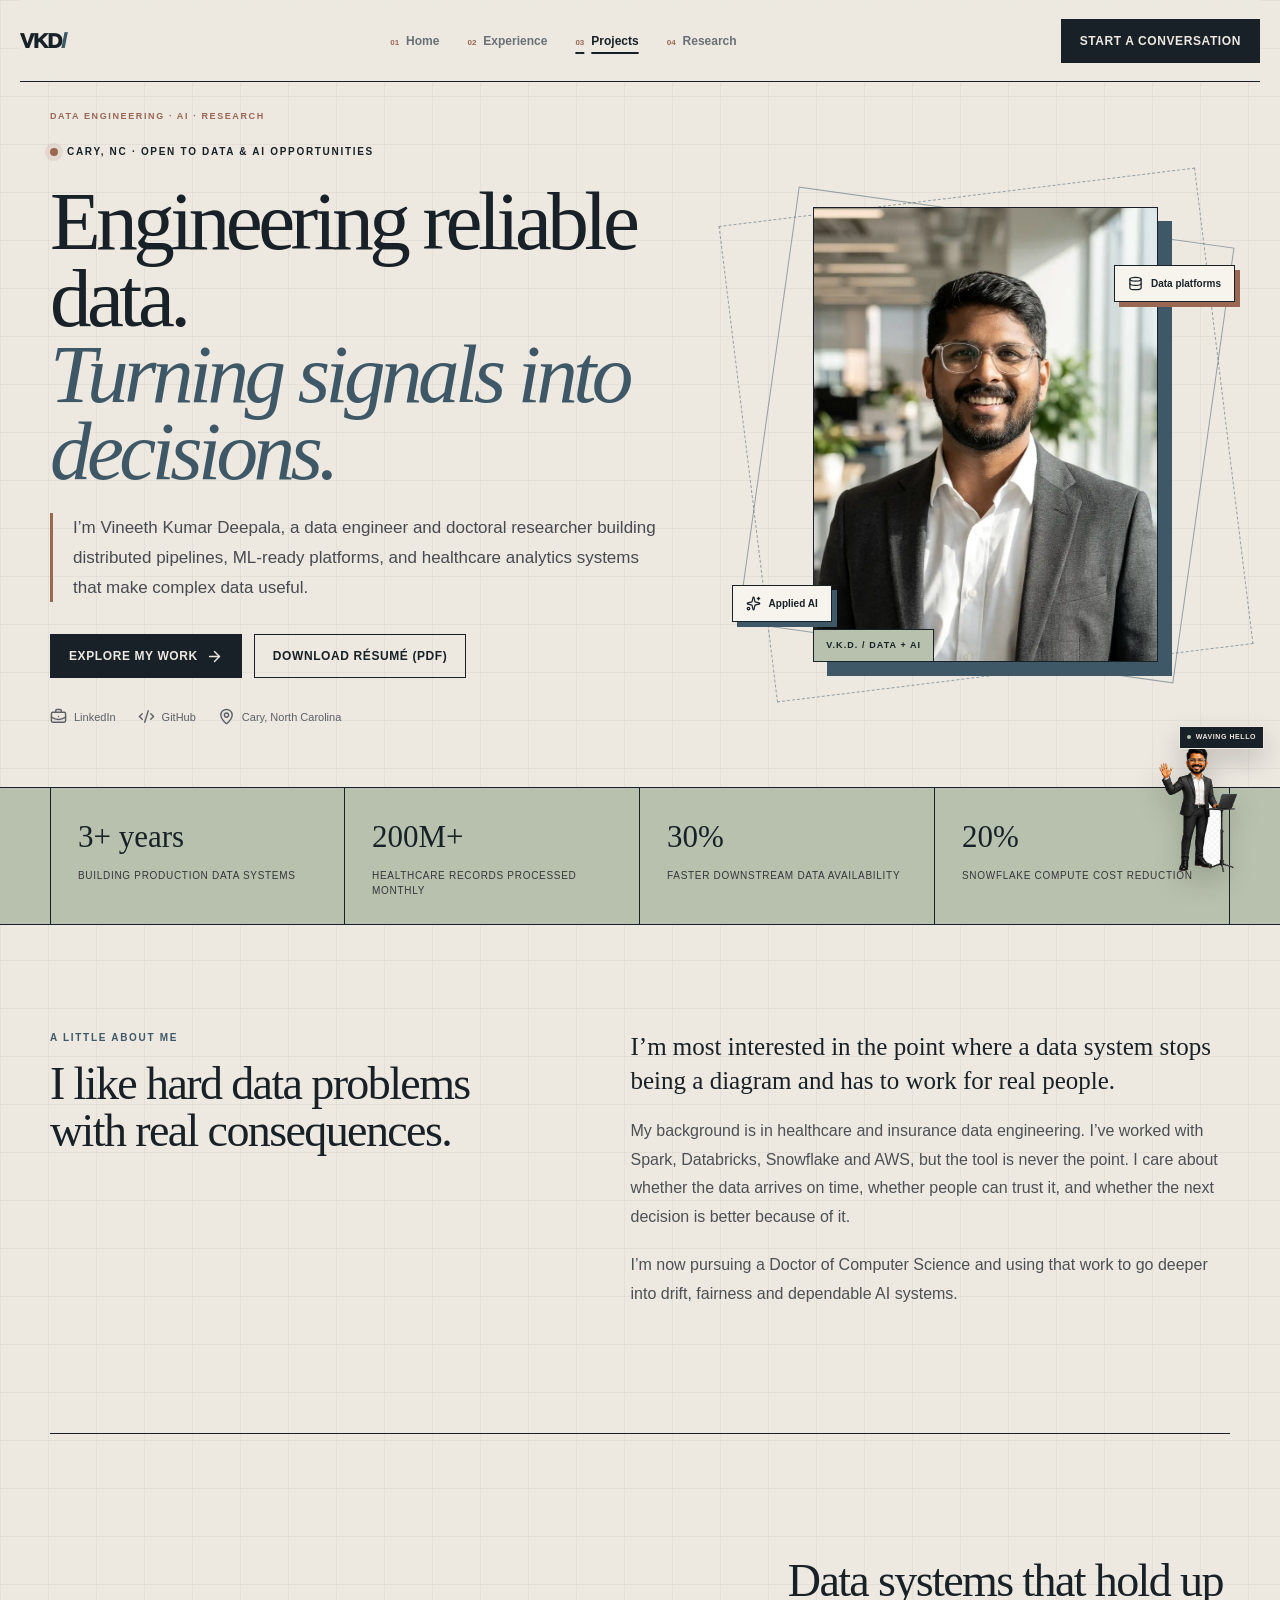
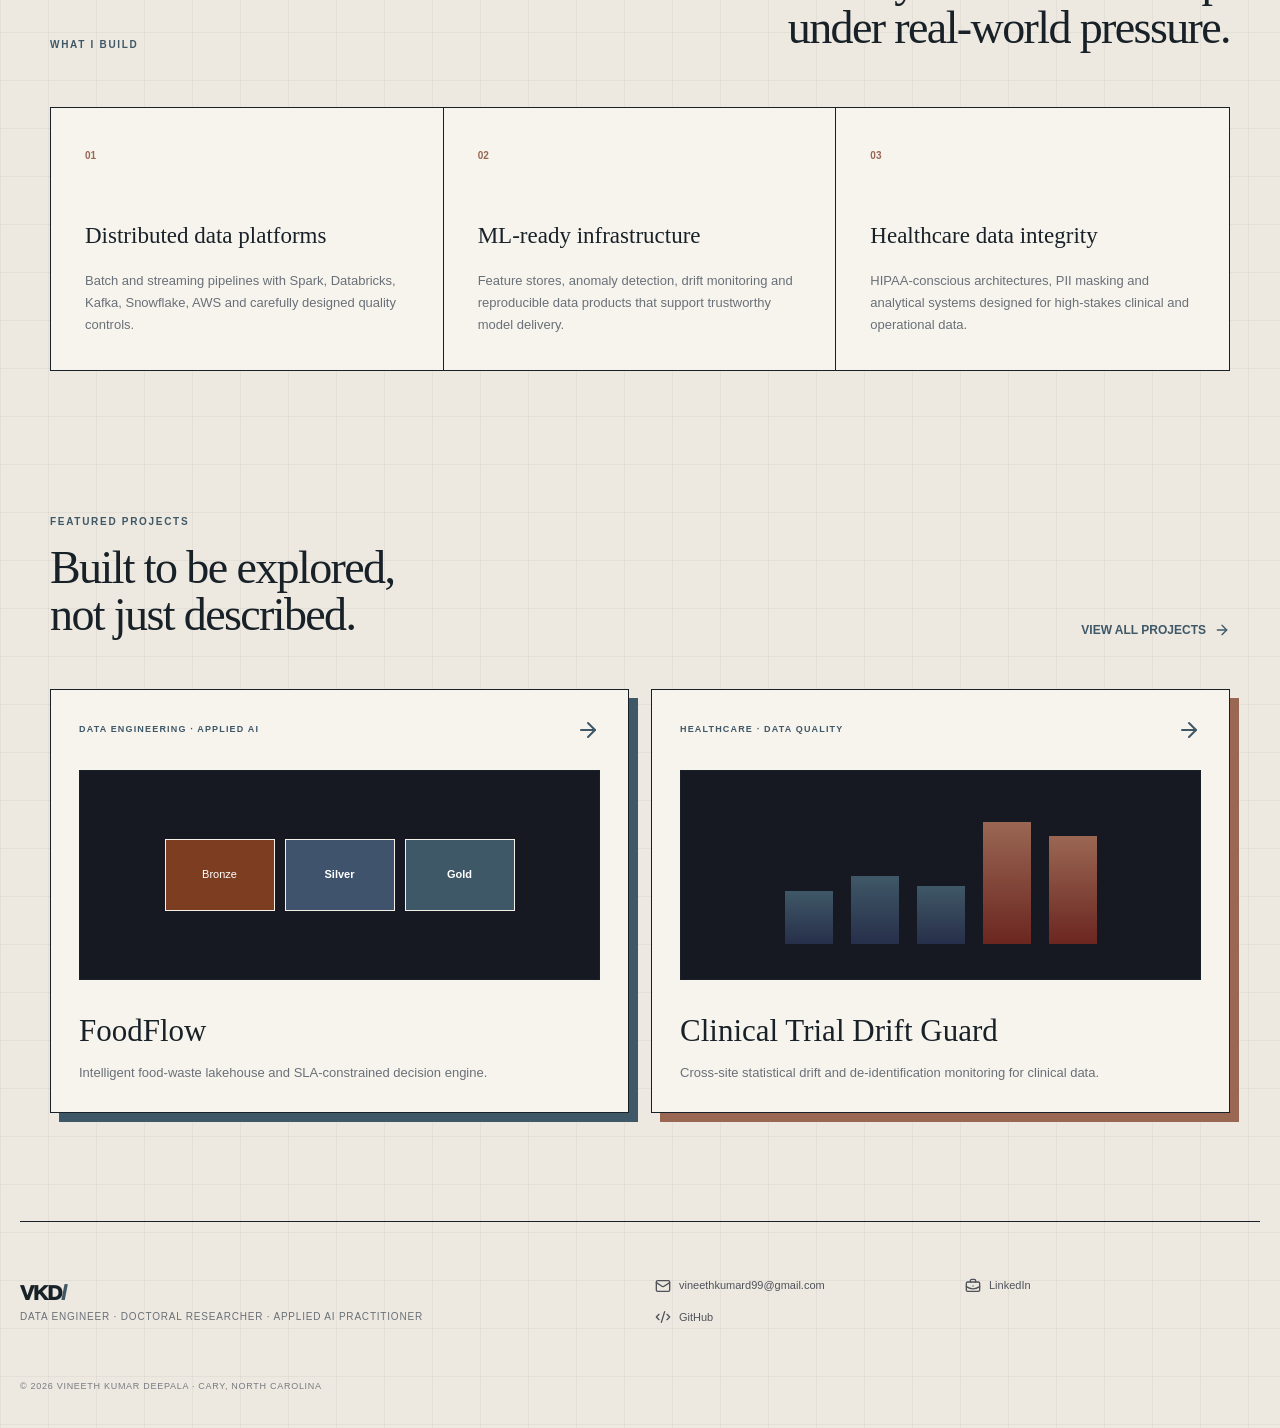
<file: demos/drift-guard/index.html>
<!DOCTYPE html><html lang="en"><head><meta charSet="utf-8"/><meta name="viewport" content="width=device-width, initial-scale=1"/><link rel="stylesheet" href="/assets/index-Dh_ZX1U6.css" data-rsc-css-href="/assets/index-Dh_ZX1U6.css" data-precedence="vite-rsc/importer-resources"/><title>Vineeth Kumar Deepala | Data Engineer &amp; Doctoral Researcher</title><meta name="description" content="Data engineering, applied AI and healthcare analytics work by Vineeth Kumar Deepala."/><meta property="og:title" content="Vineeth Kumar Deepala | Data Engineer &amp; Doctoral Researcher"/><meta property="og:description" content="Reliable data systems, practical AI and healthcare analytics."/><meta property="og:site_name" content="Vineeth Kumar Deepala"/><meta property="og:type" content="website"/><meta property="og:image" content="https://dvk69.github.io/assets/vineeth-social-card.webp"/><meta property="og:image:width" content="1200"/><meta property="og:image:height" content="630"/><meta property="og:image:alt" content="Vineeth Kumar Deepala — Data Engineer and Doctoral Researcher"/><meta name="twitter:card" content="summary_large_image"/><meta name="twitter:title" content="Vineeth Kumar Deepala | Data Engineer &amp; Doctoral Researcher"/><meta name="twitter:description" content="Reliable data systems, practical AI and healthcare analytics."/><meta name="twitter:image" content="https://dvk69.github.io/assets/vineeth-social-card.webp"/><link rel="shortcut icon" href="https://dvk69.github.io/favicon.svg"/><link rel="icon" href="https://dvk69.github.io/favicon.svg"/><link rel="canonical" href="https://dvk69.github.io/demos/drift-guard/"/>
</head><body><div class="site-root"><header class="site-header"><a href="/" class="monogram">VKD<span>/</span></a><nav><a href="/" class=""><small>0<!-- -->1</small>Home</a><a href="/experience" class=""><small>0<!-- -->2</small>Experience</a><a href="/projects" class=""><small>0<!-- -->3</small>Projects</a><a href="/research" class=""><small>0<!-- -->4</small>Research</a></nav><a class="header-contact" href="mailto:vineethkumard99@gmail.com">Start a conversation</a></header><main class="section-shell demo-page"><div class="demo-back"><a href="/projects"><svg xmlns="http://www.w3.org/2000/svg" width="15" height="15" viewBox="0 0 24 24" fill="none" stroke="currentColor" stroke-width="2" stroke-linecap="round" stroke-linejoin="round" class="lucide lucide-arrow-left" aria-hidden="true"><path d="m12 19-7-7 7-7"></path><path d="M19 12H5"></path></svg> Back to projects</a><span>INTERACTIVE INTEGRITY DEMO / SYNTHETIC CLINICAL DATA</span></div><header class="demo-heading"><div><p class="section-kicker">CLINICAL TRIAL DRIFT GUARD</p><h1>Find site-level bias<br/><span>before analysis begins.</span></h1><p>Inspect cross-site population stability, calibration shifts and de-identification controls.</p></div><a class="button-primary" href="https://github.com/dvk69/Clinical_trial_drift_guard" target="_blank" rel="noreferrer"><svg xmlns="http://www.w3.org/2000/svg" width="16" height="16" viewBox="0 0 24 24" fill="none" stroke="currentColor" stroke-width="2" stroke-linecap="round" stroke-linejoin="round" class="lucide lucide-code-xml" aria-hidden="true"><path d="m18 16 4-4-4-4"></path><path d="m6 8-4 4 4 4"></path><path d="m14.5 4-5 16"></path></svg> View executable source</a></header><aside class="demo-disclosure"><svg xmlns="http://www.w3.org/2000/svg" width="18" height="18" viewBox="0 0 24 24" fill="none" stroke="currentColor" stroke-width="2" stroke-linecap="round" stroke-linejoin="round" class="lucide lucide-shield-check" aria-hidden="true"><path d="M20 13c0 5-3.5 7.5-7.66 8.95a1 1 0 0 1-.67-.01C7.5 20.5 4 18 4 13V6a1 1 0 0 1 1-1c2 0 4.5-1.2 6.24-2.72a1.17 1.17 0 0 1 1.52 0C14.51 3.81 17 5 19 5a1 1 0 0 1 1 1z"></path><path d="m9 12 2 2 4-4"></path></svg><p><strong>Engineering transparency:</strong> this interface uses representative synthetic outputs for reliable browser access. The linked repository contains the executable PySpark, SciPy, Parquet, Streamlit and pytest pipeline. Benchmarks below refer to that implementation.</p></aside><section class="drift-workbench" aria-label="Clinical trial drift workbench"><div class="drift-toolbar"><div><span>Detection threshold</span><select><option value="0.1">PSI ≥ 0.10 · sensitive</option><option value="0.25" selected="">PSI ≥ 0.25 · standard</option><option value="0.5">PSI ≥ 0.50 · severe</option></select></div><p><strong>2</strong> of 5 sites flagged</p></div><div class="drift-matrix"><div class="matrix-labels"><span>FEATURE / SITE</span><button class="">01</button><button class="">02</button><button class="">03</button><button class="active">04</button><button class="">05</button></div><div class="matrix-row"><b>Systolic BP</b><button class="stable " aria-label="SITE-01 Systolic BP PSI 0.06"><span style="opacity:0.31529411764705884"></span>0.06</button><button class="stable " aria-label="SITE-02 Systolic BP PSI 0.11"><span style="opacity:0.3447058823529412"></span>0.11</button><button class="stable " aria-label="SITE-03 Systolic BP PSI 0.08"><span style="opacity:0.3270588235294118"></span>0.08</button><button class="severe selected" aria-label="SITE-04 Systolic BP PSI 1.68"><span style="opacity:1"></span>1.68</button><button class="severe " aria-label="SITE-05 Systolic BP PSI 1.54"><span style="opacity:1"></span>1.54</button></div><div class="matrix-row"><b>BMI</b><button class="stable " aria-label="SITE-01 BMI PSI 0.08"><span style="opacity:0.3270588235294118"></span>0.08</button><button class="stable " aria-label="SITE-02 BMI PSI 0.09"><span style="opacity:0.33294117647058824"></span>0.09</button><button class="stable " aria-label="SITE-03 BMI PSI 0.12"><span style="opacity:0.35058823529411764"></span>0.12</button><button class="stable selected" aria-label="SITE-04 BMI PSI 0.18"><span style="opacity:0.3858823529411765"></span>0.18</button><button class="stable " aria-label="SITE-05 BMI PSI 0.16"><span style="opacity:0.37411764705882355"></span>0.16</button></div><div class="matrix-row"><b>Age</b><button class="stable " aria-label="SITE-01 Age PSI 0.04"><span style="opacity:0.30352941176470594"></span>0.04</button><button class="stable " aria-label="SITE-02 Age PSI 0.07"><span style="opacity:0.32117647058823534"></span>0.07</button><button class="stable " aria-label="SITE-03 Age PSI 0.06"><span style="opacity:0.31529411764705884"></span>0.06</button><button class="stable selected" aria-label="SITE-04 Age PSI 0.09"><span style="opacity:0.33294117647058824"></span>0.09</button><button class="stable " aria-label="SITE-05 Age PSI 0.11"><span style="opacity:0.3447058823529412"></span>0.11</button></div></div><div class="site-diagnostic" aria-live="polite"><header><span>SELECTED DIAGNOSTIC</span><h2>SITE-04</h2></header><div class="diagnostic-metrics"><article><span>BP PSI</span><strong>1.68</strong></article><article><span>KS statistic</span><strong>0.778</strong></article><article><span>Sensor shift</span><strong>+<!-- -->22.5<!-- --> mmHg</strong></article></div><div class="distribution-line"><span>Baseline</span><i><b style="left:22%;width:38%"></b></i><em>108–132</em></div><div class="distribution-line selected"><span>SITE-04</span><i><b style="left:44.5%;width:38%"></b></i><em>129<!-- -->–<!-- -->155</em></div><p class="flag-text">Escalate: distribution shift exceeds the selected PSI threshold.</p></div></section><section class="engineering-evidence"><header><p class="section-kicker">MEASURED PIPELINE RESULTS</p><h2>Integrity controls with quantified behavior.</h2></header><div class="evidence-grid"><article><svg xmlns="http://www.w3.org/2000/svg" width="24" height="24" viewBox="0 0 24 24" fill="none" stroke="currentColor" stroke-width="2" stroke-linecap="round" stroke-linejoin="round" class="lucide lucide-database" aria-hidden="true"><ellipse cx="12" cy="5" rx="9" ry="3"></ellipse><path d="M3 5V19A9 3 0 0 0 21 19V5"></path><path d="M3 12A9 3 0 0 0 21 12"></path></svg><strong>10,000+</strong><span>Synthetic records across five sites</span></article><article><svg xmlns="http://www.w3.org/2000/svg" width="24" height="24" viewBox="0 0 24 24" fill="none" stroke="currentColor" stroke-width="2" stroke-linecap="round" stroke-linejoin="round" class="lucide lucide-gauge" aria-hidden="true"><path d="m12 14 4-4"></path><path d="M3.34 19a10 10 0 1 1 17.32 0"></path></svg><strong>&lt;2.5 sec</strong><span>Documented KS + PSI detection latency</span></article><article><svg xmlns="http://www.w3.org/2000/svg" width="24" height="24" viewBox="0 0 24 24" fill="none" stroke="currentColor" stroke-width="2" stroke-linecap="round" stroke-linejoin="round" class="lucide lucide-shield-check" aria-hidden="true"><path d="M20 13c0 5-3.5 7.5-7.66 8.95a1 1 0 0 1-.67-.01C7.5 20.5 4 18 4 13V6a1 1 0 0 1 1-1c2 0 4.5-1.2 6.24-2.72a1.17 1.17 0 0 1 1.52 0C14.51 3.81 17 5 19 5a1 1 0 0 1 1 1z"></path><path d="m9 12 2 2 4-4"></path></svg><strong>0 exposed PII</strong><span>Direct identifiers blocked before Parquet</span></article></div><div class="architecture-flow" aria-label="Drift Guard production architecture"><div><b>Trial-site exports</b><span>Multi-site clinical records</span></div><i>→</i><div><b>PySpark privacy layer</b><span>PII removal + salted hashing</span></div><i>→</i><div><b>KS + PSI engine</b><span>Baseline comparison and flags</span></div><i>→</i><div><b>Quality dashboard</b><span>Diagnostics before analysis</span></div></div></section><section class="validation-tradeoffs"><div><p class="section-kicker">AUTOMATED VALIDATION</p><h2>Pipeline assertions</h2><ul class="check-list"><li><svg xmlns="http://www.w3.org/2000/svg" width="24" height="24" viewBox="0 0 24 24" fill="none" stroke="currentColor" stroke-width="2" stroke-linecap="round" stroke-linejoin="round" class="lucide lucide-circle-check" aria-hidden="true"><circle cx="12" cy="12" r="10"></circle><path d="m9 12 2 2 4-4"></path></svg> Raw dataset generation succeeds</li><li><svg xmlns="http://www.w3.org/2000/svg" width="24" height="24" viewBox="0 0 24 24" fill="none" stroke="currentColor" stroke-width="2" stroke-linecap="round" stroke-linejoin="round" class="lucide lucide-circle-check" aria-hidden="true"><circle cx="12" cy="12" r="10"></circle><path d="m9 12 2 2 4-4"></path></svg> Processed Parquet artifact is created</li><li><svg xmlns="http://www.w3.org/2000/svg" width="24" height="24" viewBox="0 0 24 24" fill="none" stroke="currentColor" stroke-width="2" stroke-linecap="round" stroke-linejoin="round" class="lucide lucide-circle-check" aria-hidden="true"><circle cx="12" cy="12" r="10"></circle><path d="m9 12 2 2 4-4"></path></svg> Name, SSN and patient ID columns are absent</li><li><svg xmlns="http://www.w3.org/2000/svg" width="24" height="24" viewBox="0 0 24 24" fill="none" stroke="currentColor" stroke-width="2" stroke-linecap="round" stroke-linejoin="round" class="lucide lucide-circle-check" aria-hidden="true"><circle cx="12" cy="12" r="10"></circle><path d="m9 12 2 2 4-4"></path></svg> Deterministic masked patient ID is retained</li></ul></div><div><p class="section-kicker">PRODUCTION TRADEOFFS</p><h2>Decisions at scale</h2><div class="tradeoff-list"><article><b>Synthetic → governed clinical data</b><p>The demo avoids PHI completely; production needs IRB-approved access, schema contracts, lineage and controlled research workspaces.</p></article><article><b>Fixed baseline → rolling reference</b><p>A stable control improves interpretability; long trials require versioned windows and safeguards against contaminating the baseline.</p></article><article><b>Statistical flags → operational workflow</b><p>KS and PSI identify distribution change, not clinical causality. Production alerts need ownership, adjudication and documented resolution.</p></article></div></div></section></main><aside class="mini-vineeth  mood-chart" aria-label="Mini Vineeth investigating the signal"><span class="mascot-status"><i></i>Investigating the signal</span><div class="mascot-sprite" style="background-image:url(/assets/mascot-research-sprite.webp)" role="img" aria-label="Mini Vineeth investigating the signal"></div></aside><footer class="site-footer"><div><a href="/" class="monogram">VKD<span>/</span></a><p>Data Engineer · Doctoral Researcher · Applied AI Practitioner</p></div><div class="footer-links"><a href="mailto:vineethkumard99@gmail.com"><svg xmlns="http://www.w3.org/2000/svg" width="16" height="16" viewBox="0 0 24 24" fill="none" stroke="currentColor" stroke-width="2" stroke-linecap="round" stroke-linejoin="round" class="lucide lucide-mail" aria-hidden="true"><path d="m22 7-8.991 5.727a2 2 0 0 1-2.009 0L2 7"></path><rect x="2" y="4" width="20" height="16" rx="2"></rect></svg> vineethkumard99@gmail.com</a><a href="https://www.linkedin.com/in/kumard99/" target="_blank" rel="noreferrer"><svg xmlns="http://www.w3.org/2000/svg" width="16" height="16" viewBox="0 0 24 24" fill="none" stroke="currentColor" stroke-width="2" stroke-linecap="round" stroke-linejoin="round" class="lucide lucide-briefcase-business" aria-hidden="true"><path d="M12 12h.01"></path><path d="M16 6V4a2 2 0 0 0-2-2h-4a2 2 0 0 0-2 2v2"></path><path d="M22 13a18.15 18.15 0 0 1-20 0"></path><rect width="20" height="14" x="2" y="6" rx="2"></rect></svg> LinkedIn</a><a href="https://github.com/dvk69" target="_blank" rel="noreferrer"><svg xmlns="http://www.w3.org/2000/svg" width="16" height="16" viewBox="0 0 24 24" fill="none" stroke="currentColor" stroke-width="2" stroke-linecap="round" stroke-linejoin="round" class="lucide lucide-code-xml" aria-hidden="true"><path d="m18 16 4-4-4-4"></path><path d="m6 8-4 4 4 4"></path><path d="m14.5 4-5 16"></path></svg> GitHub</a></div><p class="copyright">© 2026 Vineeth Kumar Deepala · Cary, North Carolina</p></footer></div><script type="module" src="/assets/portfolio.js"></script></body></html>
</file>
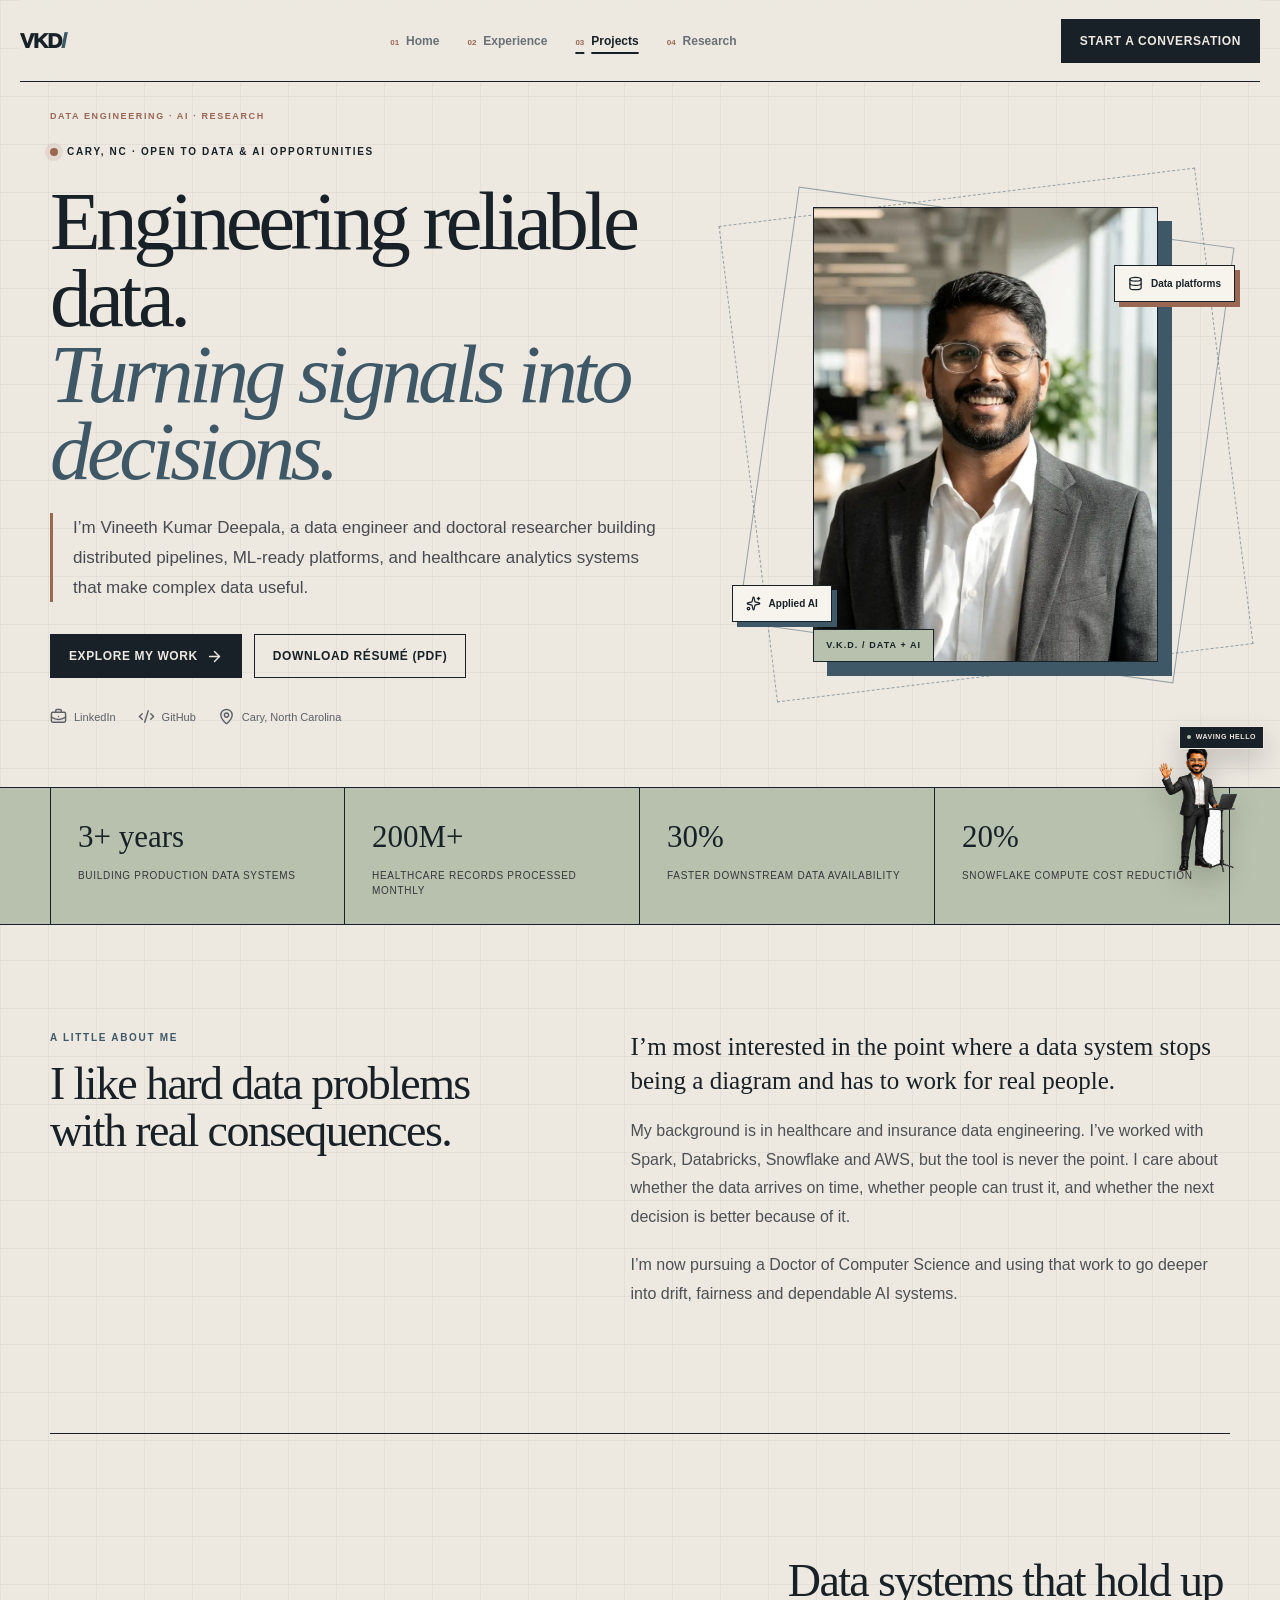
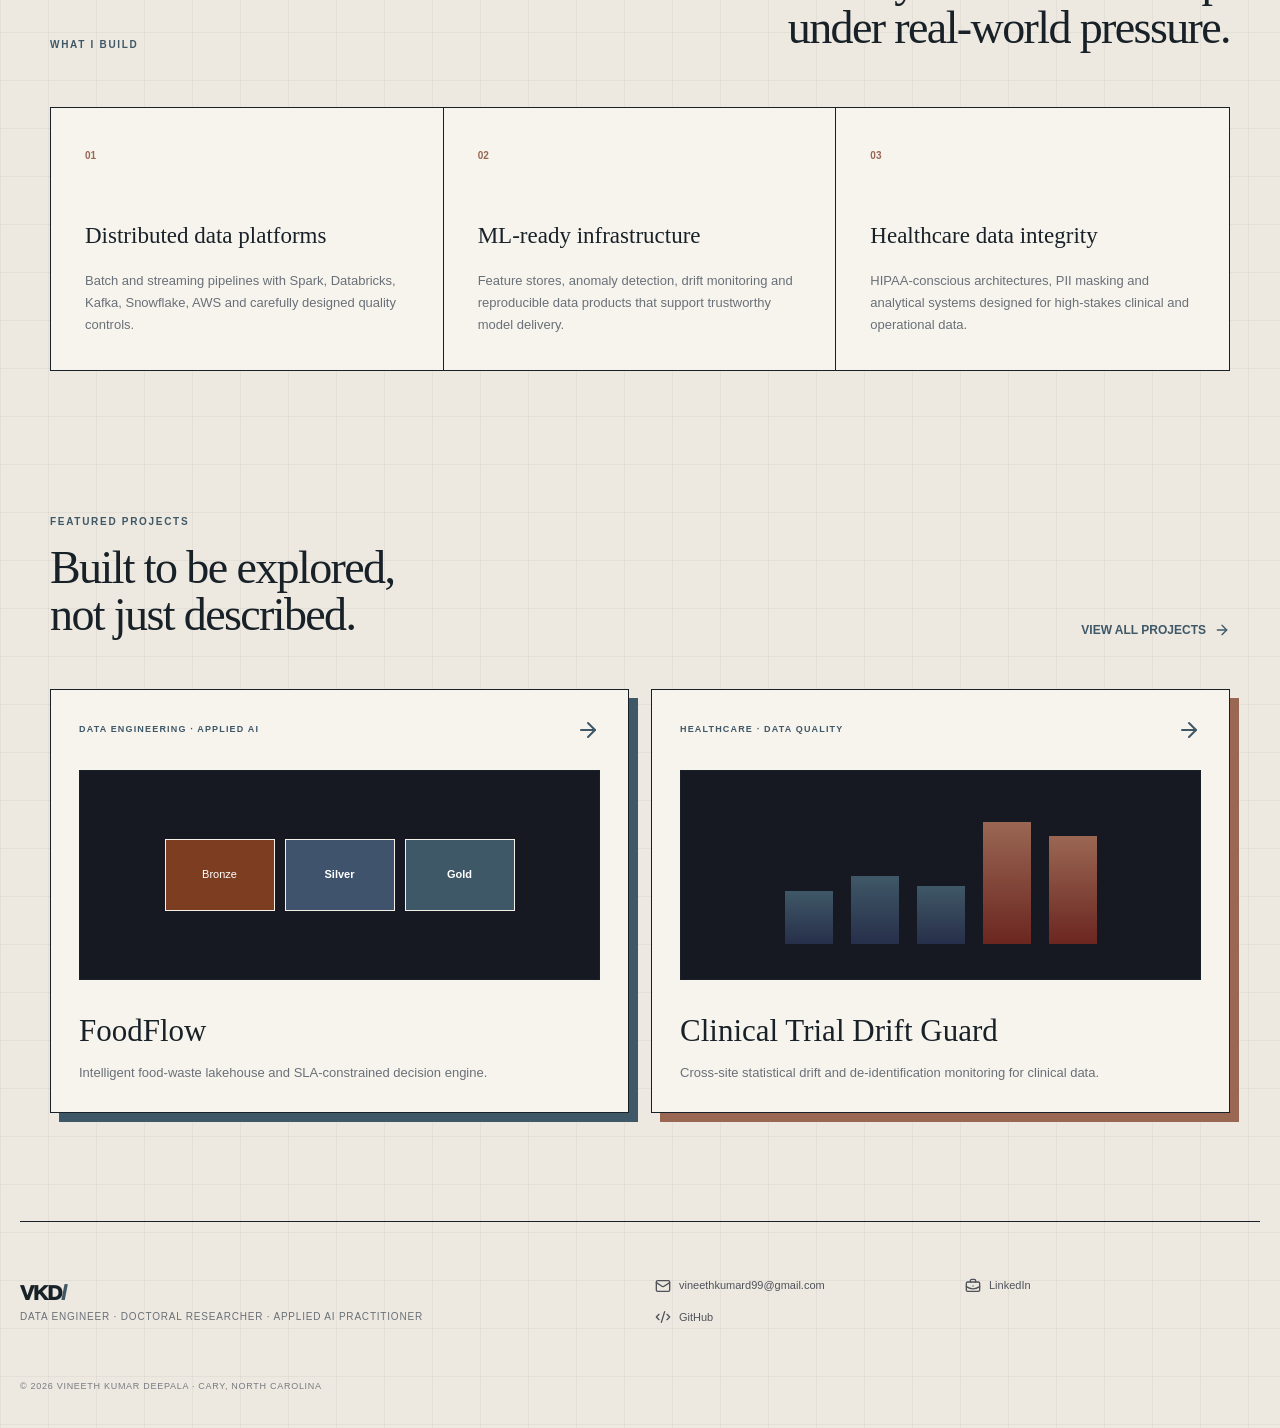
<file: demos/foodflow/index.html>
<!DOCTYPE html><html lang="en"><head><meta charSet="utf-8"/><meta name="viewport" content="width=device-width, initial-scale=1"/><link rel="stylesheet" href="/assets/index-Dh_ZX1U6.css" data-rsc-css-href="/assets/index-Dh_ZX1U6.css" data-precedence="vite-rsc/importer-resources"/><title>Vineeth Kumar Deepala | Data Engineer &amp; Doctoral Researcher</title><meta name="description" content="Data engineering, applied AI and healthcare analytics work by Vineeth Kumar Deepala."/><meta property="og:title" content="Vineeth Kumar Deepala | Data Engineer &amp; Doctoral Researcher"/><meta property="og:description" content="Reliable data systems, practical AI and healthcare analytics."/><meta property="og:site_name" content="Vineeth Kumar Deepala"/><meta property="og:type" content="website"/><meta property="og:image" content="https://dvk69.github.io/assets/vineeth-social-card.webp"/><meta property="og:image:width" content="1200"/><meta property="og:image:height" content="630"/><meta property="og:image:alt" content="Vineeth Kumar Deepala — Data Engineer and Doctoral Researcher"/><meta name="twitter:card" content="summary_large_image"/><meta name="twitter:title" content="Vineeth Kumar Deepala | Data Engineer &amp; Doctoral Researcher"/><meta name="twitter:description" content="Reliable data systems, practical AI and healthcare analytics."/><meta name="twitter:image" content="https://dvk69.github.io/assets/vineeth-social-card.webp"/><link rel="shortcut icon" href="https://dvk69.github.io/favicon.svg"/><link rel="icon" href="https://dvk69.github.io/favicon.svg"/><link rel="canonical" href="https://dvk69.github.io/demos/foodflow/"/>
</head><body><div class="site-root"><header class="site-header"><a href="/" class="monogram">VKD<span>/</span></a><nav><a href="/" class=""><small>0<!-- -->1</small>Home</a><a href="/experience" class=""><small>0<!-- -->2</small>Experience</a><a href="/projects" class=""><small>0<!-- -->3</small>Projects</a><a href="/research" class=""><small>0<!-- -->4</small>Research</a></nav><a class="header-contact" href="mailto:vineethkumard99@gmail.com">Start a conversation</a></header><main class="section-shell demo-page"><div class="demo-back"><a href="/projects"><svg xmlns="http://www.w3.org/2000/svg" width="15" height="15" viewBox="0 0 24 24" fill="none" stroke="currentColor" stroke-width="2" stroke-linecap="round" stroke-linejoin="round" class="lucide lucide-arrow-left" aria-hidden="true"><path d="m12 19-7-7 7-7"></path><path d="M19 12H5"></path></svg> Back to projects</a><span>INTERACTIVE PRODUCT DEMO / REPRESENTATIVE DATA</span></div><header class="demo-heading"><div><p class="section-kicker">FOODFLOW / DECISION ENGINE</p><h1>Waste signals become<br/><span>operational decisions.</span></h1><p>Explore the serving layer of a shelf-life-aware recommendation and anomaly-diagnostics system.</p></div><a class="button-primary" href="https://github.com/dvk69/foodflow" target="_blank" rel="noreferrer"><svg xmlns="http://www.w3.org/2000/svg" width="16" height="16" viewBox="0 0 24 24" fill="none" stroke="currentColor" stroke-width="2" stroke-linecap="round" stroke-linejoin="round" class="lucide lucide-code-xml" aria-hidden="true"><path d="m18 16 4-4-4-4"></path><path d="m6 8-4 4 4 4"></path><path d="m14.5 4-5 16"></path></svg> View executable source</a></header><aside class="demo-disclosure"><svg xmlns="http://www.w3.org/2000/svg" width="18" height="18" viewBox="0 0 24 24" fill="none" stroke="currentColor" stroke-width="2" stroke-linecap="round" stroke-linejoin="round" class="lucide lucide-shield-check" aria-hidden="true"><path d="M20 13c0 5-3.5 7.5-7.66 8.95a1 1 0 0 1-.67-.01C7.5 20.5 4 18 4 13V6a1 1 0 0 1 1-1c2 0 4.5-1.2 6.24-2.72a1.17 1.17 0 0 1 1.52 0C14.51 3.81 17 5 19 5a1 1 0 0 1 1 1z"></path><path d="m9 12 2 2 4-4"></path></svg><p><strong>Engineering transparency:</strong> this browser demo runs representative logic locally for instant access. The linked repository contains the executable DuckDB, dbt, FastAPI, Docker and pytest implementation. Performance results below refer to that backend implementation.</p></aside><section class="demo-workbench" aria-label="FoodFlow interactive workbench"><div class="demo-control-panel"><div class="demo-panel-title"><span>01</span><div><b>Recommendation request</b><small>Apply operational constraints before serving</small></div></div><label>User profile<select><option selected="">user_001</option><option>user_014</option><option>user_037</option></select></label><label>Results<select><option value="3">Top 3</option><option value="4" selected="">Top 4</option><option value="5">Top 5</option></select></label><label class="demo-check"><input type="checkbox" checked=""/><span><b>Suppress high-perishability items</b><small>Exclude products with shelf life ≤ 3 days</small></span></label></div><div class="demo-output-panel" aria-live="polite"><div class="demo-panel-title"><span>RESULT</span><div><b>4<!-- --> constrained recommendations</b><small>Perishability rule active</small></div></div><div class="recommendation-list"><article><em>0<!-- -->1</em><div><b>Organic Whole Milk</b><small>7<!-- --> day shelf life · <!-- -->Medium<!-- --> perishability</small><i><span style="width:84%"></span></i></div><strong>14.0</strong></article><article><em>0<!-- -->2</em><div><b>Cheddar Cheese Block</b><small>21<!-- --> day shelf life · <!-- -->Low<!-- --> perishability</small><i><span style="width:54%"></span></i></div><strong>9.0</strong></article><article><em>0<!-- -->3</em><div><b>Greek Yogurt</b><small>12<!-- --> day shelf life · <!-- -->Medium<!-- --> perishability</small><i><span style="width:50.400000000000006%"></span></i></div><strong>8.4</strong></article><article><em>0<!-- -->4</em><div><b>Rolled Oats</b><small>180<!-- --> day shelf life · <!-- -->Low<!-- --> perishability</small><i><span style="width:39%"></span></i></div><strong>6.5</strong></article></div></div></section><section class="anomaly-lab"><div class="demo-panel-title"><span>02</span><div><b>Anomaly diagnostic</b><small>Gold-layer observation versus operational baseline</small></div></div><div class="anomaly-grid"><div class="input-stack"><label>Category<select><option selected="">Produce</option><option>Bakery</option><option>Dairy</option><option>Prepared Foods</option></select></label><label>Recorded waste (kg)<input type="number" min="0" value="620"/></label><label>Baseline (kg)<input type="number" min="1" value="450"/></label></div><div class="diagnostic-result is-alert" aria-live="polite"><span>ANOMALY DETECTED</span><strong>+<!-- -->37.8<!-- -->%</strong><p>Cold-chain variation or replenishment mismatch</p><div><b>Recommended action</b><p>Inspect refrigeration sensors and reduce the next order by 15%.</p></div></div></div></section><section class="engineering-evidence"><header><p class="section-kicker">ENGINEERING EVIDENCE</p><h2>What the full implementation proves.</h2></header><div class="evidence-grid"><article><svg xmlns="http://www.w3.org/2000/svg" width="24" height="24" viewBox="0 0 24 24" fill="none" stroke="currentColor" stroke-width="2" stroke-linecap="round" stroke-linejoin="round" class="lucide lucide-gauge" aria-hidden="true"><path d="m12 14 4-4"></path><path d="M3.34 19a10 10 0 1 1 17.32 0"></path></svg><strong>&lt;15 ms</strong><span>Reported FastAPI response latency</span></article><article><svg xmlns="http://www.w3.org/2000/svg" width="24" height="24" viewBox="0 0 24 24" fill="none" stroke="currentColor" stroke-width="2" stroke-linecap="round" stroke-linejoin="round" class="lucide lucide-database" aria-hidden="true"><ellipse cx="12" cy="5" rx="9" ry="3"></ellipse><path d="M3 5V19A9 3 0 0 0 21 19V5"></path><path d="M3 12A9 3 0 0 0 21 12"></path></svg><strong>3 layers</strong><span>Bronze, silver and gold data model</span></article><article><svg xmlns="http://www.w3.org/2000/svg" width="24" height="24" viewBox="0 0 24 24" fill="none" stroke="currentColor" stroke-width="2" stroke-linecap="round" stroke-linejoin="round" class="lucide lucide-circle-check" aria-hidden="true"><circle cx="12" cy="12" r="10"></circle><path d="m9 12 2 2 4-4"></path></svg><strong>0% leakage</strong><span>Short shelf-life items under suppression tests</span></article></div><div class="architecture-flow" aria-label="FoodFlow production architecture"><div><b>IoT + orders</b><span>Raw telemetry and transactions</span></div><i>→</i><div><b>DuckDB lakehouse</b><span>dbt bronze → silver → gold</span></div><i>→</i><div><b>Decision services</b><span>Recommendations, diagnostics, nudges</span></div><i>→</i><div><b>API consumers</b><span>Operations and inventory systems</span></div></div></section><section class="validation-tradeoffs"><div><p class="section-kicker">AUTOMATED VALIDATION</p><h2>Quality gates</h2><ul class="check-list"><li><svg xmlns="http://www.w3.org/2000/svg" width="24" height="24" viewBox="0 0 24 24" fill="none" stroke="currentColor" stroke-width="2" stroke-linecap="round" stroke-linejoin="round" class="lucide lucide-circle-check" aria-hidden="true"><circle cx="12" cy="12" r="10"></circle><path d="m9 12 2 2 4-4"></path></svg> Perishability-constraint assertions</li><li><svg xmlns="http://www.w3.org/2000/svg" width="24" height="24" viewBox="0 0 24 24" fill="none" stroke="currentColor" stroke-width="2" stroke-linecap="round" stroke-linejoin="round" class="lucide lucide-circle-check" aria-hidden="true"><circle cx="12" cy="12" r="10"></circle><path d="m9 12 2 2 4-4"></path></svg> Cold-start fallback for unseen users</li><li><svg xmlns="http://www.w3.org/2000/svg" width="24" height="24" viewBox="0 0 24 24" fill="none" stroke="currentColor" stroke-width="2" stroke-linecap="round" stroke-linejoin="round" class="lucide lucide-circle-check" aria-hidden="true"><circle cx="12" cy="12" r="10"></circle><path d="m9 12 2 2 4-4"></path></svg> FastAPI application compilation</li><li><svg xmlns="http://www.w3.org/2000/svg" width="24" height="24" viewBox="0 0 24 24" fill="none" stroke="currentColor" stroke-width="2" stroke-linecap="round" stroke-linejoin="round" class="lucide lucide-circle-check" aria-hidden="true"><circle cx="12" cy="12" r="10"></circle><path d="m9 12 2 2 4-4"></path></svg> Docker build in GitHub Actions</li></ul></div><div><p class="section-kicker">PRODUCTION TRADEOFFS</p><h2>Decisions at scale</h2><div class="tradeoff-list"><article><b>DuckDB → cloud warehouse</b><p>Embedded analytics keeps the project portable; multi-team production workloads would move durable facts to Snowflake, BigQuery or Redshift.</p></article><article><b>Batch scoring → feature service</b><p>Precomputed affinity is predictable and inexpensive; high-velocity personalization would require streaming features and online model monitoring.</p></article><article><b>Local rules → governed policy</b><p>Shelf-life constraints are explicit and testable; enterprise deployment needs versioned policy ownership, audit logs and controlled overrides.</p></article></div></div></section></main><aside class="mini-vineeth  mood-type" aria-label="Mini Vineeth prototyping a demo"><span class="mascot-status"><i></i>Prototyping a demo</span><div class="mascot-sprite" style="background-image:url(/assets/mascot-type-sprite.webp)" role="img" aria-label="Mini Vineeth prototyping a demo"></div></aside><footer class="site-footer"><div><a href="/" class="monogram">VKD<span>/</span></a><p>Data Engineer · Doctoral Researcher · Applied AI Practitioner</p></div><div class="footer-links"><a href="mailto:vineethkumard99@gmail.com"><svg xmlns="http://www.w3.org/2000/svg" width="16" height="16" viewBox="0 0 24 24" fill="none" stroke="currentColor" stroke-width="2" stroke-linecap="round" stroke-linejoin="round" class="lucide lucide-mail" aria-hidden="true"><path d="m22 7-8.991 5.727a2 2 0 0 1-2.009 0L2 7"></path><rect x="2" y="4" width="20" height="16" rx="2"></rect></svg> vineethkumard99@gmail.com</a><a href="https://www.linkedin.com/in/kumard99/" target="_blank" rel="noreferrer"><svg xmlns="http://www.w3.org/2000/svg" width="16" height="16" viewBox="0 0 24 24" fill="none" stroke="currentColor" stroke-width="2" stroke-linecap="round" stroke-linejoin="round" class="lucide lucide-briefcase-business" aria-hidden="true"><path d="M12 12h.01"></path><path d="M16 6V4a2 2 0 0 0-2-2h-4a2 2 0 0 0-2 2v2"></path><path d="M22 13a18.15 18.15 0 0 1-20 0"></path><rect width="20" height="14" x="2" y="6" rx="2"></rect></svg> LinkedIn</a><a href="https://github.com/dvk69" target="_blank" rel="noreferrer"><svg xmlns="http://www.w3.org/2000/svg" width="16" height="16" viewBox="0 0 24 24" fill="none" stroke="currentColor" stroke-width="2" stroke-linecap="round" stroke-linejoin="round" class="lucide lucide-code-xml" aria-hidden="true"><path d="m18 16 4-4-4-4"></path><path d="m6 8-4 4 4 4"></path><path d="m14.5 4-5 16"></path></svg> GitHub</a></div><p class="copyright">© 2026 Vineeth Kumar Deepala · Cary, North Carolina</p></footer></div><script type="module" src="/assets/portfolio.js"></script></body></html>
</file>
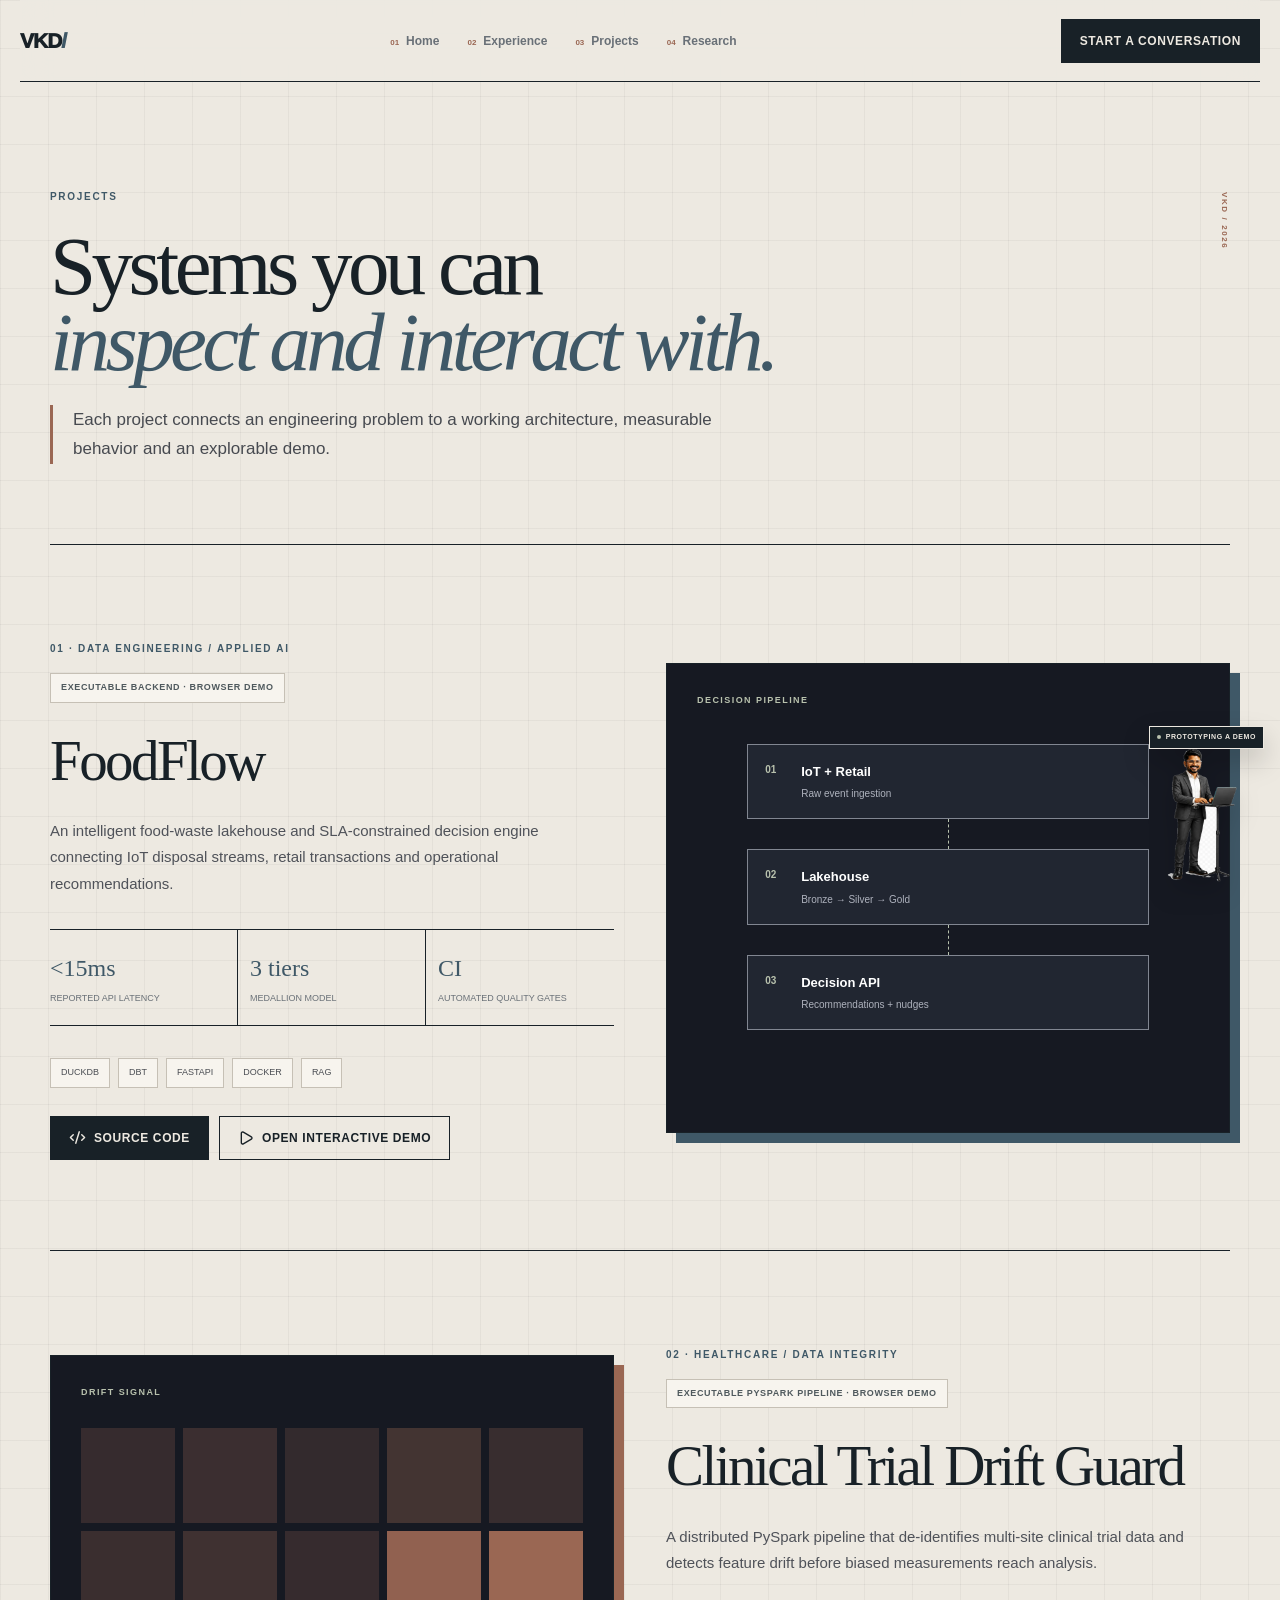
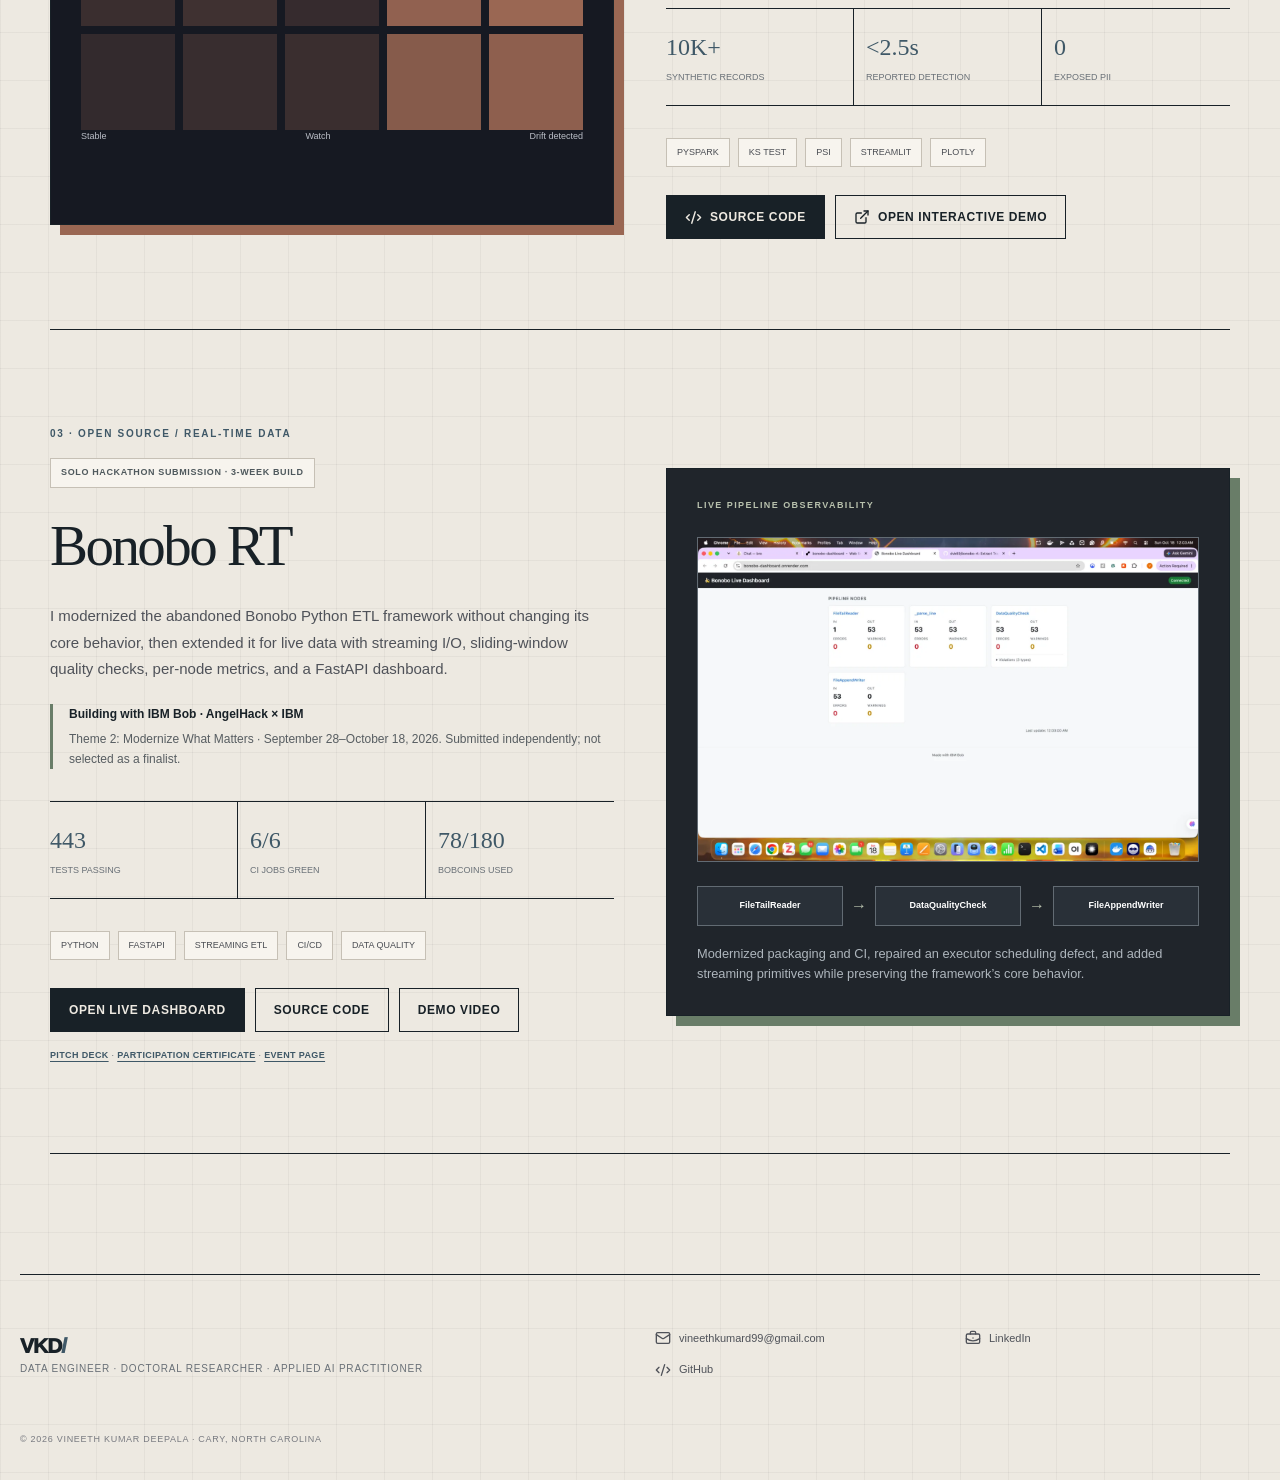
<file: projects/bonobo-rt/index.html>
<!DOCTYPE html><html lang="en"><head><meta charSet="utf-8"/><meta name="viewport" content="width=device-width, initial-scale=1"/><link rel="stylesheet" href="/assets/index-Dh_ZX1U6.css" data-rsc-css-href="/assets/index-Dh_ZX1U6.css" data-precedence="vite-rsc/importer-resources"/><title>Bonobo RT | Vineeth Kumar Deepala</title><meta name="description" content="Data engineering, applied AI and healthcare analytics work by Vineeth Kumar Deepala."/><meta property="og:title" content="Vineeth Kumar Deepala | Data Engineer &amp; Doctoral Researcher"/><meta property="og:description" content="Reliable data systems, practical AI and healthcare analytics."/><meta property="og:site_name" content="Vineeth Kumar Deepala"/><meta property="og:type" content="website"/><meta property="og:image" content="https://vineethdeepala.com/assets/vineeth-social-card.webp"/><meta property="og:image:width" content="1200"/><meta property="og:image:height" content="630"/><meta property="og:image:alt" content="Vineeth Kumar Deepala — Data Engineer and Doctoral Researcher"/><meta name="twitter:card" content="summary_large_image"/><meta name="twitter:title" content="Vineeth Kumar Deepala | Data Engineer &amp; Doctoral Researcher"/><meta name="twitter:description" content="Reliable data systems, practical AI and healthcare analytics."/><meta name="twitter:image" content="https://vineethdeepala.com/assets/vineeth-social-card.webp"/><link rel="shortcut icon" href="https://vineethdeepala.com/favicon.svg"/><link rel="icon" href="https://vineethdeepala.com/favicon.svg"/><link rel="canonical" href="https://vineethdeepala.com/projects/bonobo-rt/"/>
<link rel="stylesheet" href="/assets/bonobo-case.css"/></head><body><div class="site-root"><header class="site-header"><a href="/" class="monogram">VKD<span>/</span></a><nav><a href="/" class=""><small>0<!-- -->1</small>Home</a><a href="/experience" class=""><small>0<!-- -->2</small>Experience</a><a href="/projects" class=""><small>0<!-- -->3</small>Projects</a><a href="/research" class=""><small>0<!-- -->4</small>Research</a></nav><a class="header-contact" href="mailto:vineethkumard99@gmail.com">Start a conversation</a></header><main class="section-shell inner-page"><header class="page-intro"><p class="section-kicker">PROJECTS</p><h1>Systems you can<br/><span>inspect and interact with.</span></h1><p>Each project connects an engineering problem to a working architecture, measurable behavior and an explorable demo.</p></header><section class="case-study" id="foodflow"><div class="case-copy"><span class="case-number">01 · DATA ENGINEERING / APPLIED AI</span><span class="project-status">Executable backend · Browser demo</span><h2>FoodFlow</h2><p class="case-lede">An intelligent food-waste lakehouse and SLA-constrained decision engine connecting IoT disposal streams, retail transactions and operational recommendations.</p><div class="case-stats"><div><strong>&lt;15ms</strong><span>Reported API latency</span></div><div><strong>3 tiers</strong><span>Medallion model</span></div><div><strong>CI</strong><span>Automated quality gates</span></div></div><div class="tag-row"><span>DuckDB</span><span>dbt</span><span>FastAPI</span><span>Docker</span><span>RAG</span></div><div class="case-actions"><a class="button-primary" href="https://github.com/dvk69/foodflow" target="_blank" rel="noreferrer"><svg xmlns="http://www.w3.org/2000/svg" width="17" height="17" viewBox="0 0 24 24" fill="none" stroke="currentColor" stroke-width="2" stroke-linecap="round" stroke-linejoin="round" class="lucide lucide-code-xml" aria-hidden="true"><path d="m18 16 4-4-4-4"></path><path d="m6 8-4 4 4 4"></path><path d="m14.5 4-5 16"></path></svg> Source code</a><a href="/demos/foodflow" class="button-secondary"><svg xmlns="http://www.w3.org/2000/svg" width="16" height="16" viewBox="0 0 24 24" fill="none" stroke="currentColor" stroke-width="2" stroke-linecap="round" stroke-linejoin="round" class="lucide lucide-play" aria-hidden="true"><path d="M5 5a2 2 0 0 1 3.008-1.728l11.997 6.998a2 2 0 0 1 .003 3.458l-12 7A2 2 0 0 1 5 19z"></path></svg> Open interactive demo</a></div></div><div class="architecture-card"><p>DECISION PIPELINE</p><div class="arch-flow"><div><b>01</b><strong>IoT + Retail</strong><span>Raw event ingestion</span></div><i></i><div><b>02</b><strong>Lakehouse</strong><span>Bronze → Silver → Gold</span></div><i></i><div><b>03</b><strong>Decision API</strong><span>Recommendations + nudges</span></div></div></div></section><section class="case-study reverse" id="driftguard"><div class="case-copy"><span class="case-number">02 · HEALTHCARE / DATA INTEGRITY</span><span class="project-status">Executable PySpark pipeline · Browser demo</span><h2>Clinical Trial Drift Guard</h2><p class="case-lede">A distributed PySpark pipeline that de-identifies multi-site clinical trial data and detects feature drift before biased measurements reach analysis.</p><div class="case-stats"><div><strong>10K+</strong><span>Synthetic records</span></div><div><strong>&lt;2.5s</strong><span>Reported detection</span></div><div><strong>0</strong><span>Exposed PII</span></div></div><div class="tag-row"><span>PySpark</span><span>KS test</span><span>PSI</span><span>Streamlit</span><span>Plotly</span></div><div class="case-actions"><a class="button-primary" href="https://github.com/dvk69/Clinical_trial_drift_guard" target="_blank" rel="noreferrer"><svg xmlns="http://www.w3.org/2000/svg" width="17" height="17" viewBox="0 0 24 24" fill="none" stroke="currentColor" stroke-width="2" stroke-linecap="round" stroke-linejoin="round" class="lucide lucide-code-xml" aria-hidden="true"><path d="m18 16 4-4-4-4"></path><path d="m6 8-4 4 4 4"></path><path d="m14.5 4-5 16"></path></svg> Source code</a><a href="/demos/drift-guard" class="button-secondary"><svg xmlns="http://www.w3.org/2000/svg" width="16" height="16" viewBox="0 0 24 24" fill="none" stroke="currentColor" stroke-width="2" stroke-linecap="round" stroke-linejoin="round" class="lucide lucide-external-link" aria-hidden="true"><path d="M15 3h6v6"></path><path d="M10 14 21 3"></path><path d="M18 13v6a2 2 0 0 1-2 2H5a2 2 0 0 1-2-2V8a2 2 0 0 1 2-2h6"></path></svg> Open interactive demo</a></div></div><div class="architecture-card drift-dashboard"><p>DRIFT SIGNAL</p><div class="heat-grid"><i style="opacity:0.24"></i><i style="opacity:0.28"></i><i style="opacity:0.22"></i><i style="opacity:0.33999999999999997"></i><i style="opacity:0.25"></i><i style="opacity:0.27"></i><i style="opacity:0.31"></i><i style="opacity:0.24"></i><i style="opacity:0.9400000000000001"></i><i style="opacity:1"></i><i style="opacity:0.22"></i><i style="opacity:0.25"></i><i style="opacity:0.27"></i><i style="opacity:0.85"></i><i style="opacity:0.91"></i></div><div class="signal-row"><span>Stable</span><span>Watch</span><span>Drift detected</span></div></div></section><section class="case-study bonobo-case" id="bonobo-rt"><div class="case-copy"><span class="case-number">03 · OPEN SOURCE / REAL-TIME DATA</span><span class="project-status">Solo hackathon submission · 3-week build</span><h2>Bonobo RT</h2><p class="case-lede">I modernized the abandoned Bonobo Python ETL framework without changing its core behavior, then extended it for live data with streaming I/O, sliding-window quality checks, per-node metrics, and a FastAPI dashboard.</p><div class="hackathon-context"><strong>Building with IBM Bob · AngelHack × IBM</strong>Theme 2: Modernize What Matters · September 28–October 18, 2026. Submitted independently; not selected as a finalist.</div><div class="case-stats"><div><strong>443</strong><span>Tests passing</span></div><div><strong>6/6</strong><span>CI jobs green</span></div><div><strong>78/180</strong><span>Bobcoins used</span></div></div><div class="tag-row"><span>Python</span><span>FastAPI</span><span>Streaming ETL</span><span>CI/CD</span><span>Data Quality</span></div><div class="case-actions"><a class="button-primary" href="https://bonobo-dashboard.onrender.com" target="_blank" rel="noreferrer">Open live dashboard</a><a class="button-secondary" href="https://github.com/dvk69/bonobo-rt" target="_blank" rel="noreferrer">Source code</a><a class="button-secondary" href="https://www.youtube.com/watch?v=_rhOI_OwBt0" target="_blank" rel="noreferrer">Demo video</a></div><p class="project-proof"><a href="/assets/bonobo-rt-pitch-deck.pdf" target="_blank">Pitch deck</a> · <a href="/assets/bonobo-rt-participation-certificate.pdf" target="_blank">Participation certificate</a> · <a href="https://angelhack.com/event/building-with-ibm-bob/" target="_blank" rel="noreferrer">Event page</a></p></div><div class="architecture-card bonobo-dashboard-card"><p>LIVE PIPELINE OBSERVABILITY</p><img src="/assets/bonobo-live-dashboard.webp" alt="Bonobo Live Dashboard showing pipeline node metrics"/><div class="bonobo-flow"><span>FileTailReader</span><i>→</i><span>DataQualityCheck</span><i>→</i><span>FileAppendWriter</span></div><small>Modernized packaging and CI, repaired an executor scheduling defect, and added streaming primitives while preserving the framework’s core behavior.</small></div></section></main><aside class="mini-vineeth visible mood-type" aria-label="Mini Vineeth prototyping a demo"><span class="mascot-status"><i></i>Prototyping a demo</span><div class="mascot-sprite" style="background-image:url(/assets/mascot-type-sprite.webp)" role="img" aria-label="Mini Vineeth prototyping a demo"></div></aside><footer class="site-footer"><div><a href="/" class="monogram">VKD<span>/</span></a><p>Data Engineer · Doctoral Researcher · Applied AI Practitioner</p></div><div class="footer-links"><a href="mailto:vineethkumard99@gmail.com"><svg xmlns="http://www.w3.org/2000/svg" width="16" height="16" viewBox="0 0 24 24" fill="none" stroke="currentColor" stroke-width="2" stroke-linecap="round" stroke-linejoin="round" class="lucide lucide-mail" aria-hidden="true"><path d="m22 7-8.991 5.727a2 2 0 0 1-2.009 0L2 7"></path><rect x="2" y="4" width="20" height="16" rx="2"></rect></svg> vineethkumard99@gmail.com</a><a href="https://www.linkedin.com/in/kumard99/" target="_blank" rel="noreferrer"><svg xmlns="http://www.w3.org/2000/svg" width="16" height="16" viewBox="0 0 24 24" fill="none" stroke="currentColor" stroke-width="2" stroke-linecap="round" stroke-linejoin="round" class="lucide lucide-briefcase-business" aria-hidden="true"><path d="M12 12h.01"></path><path d="M16 6V4a2 2 0 0 0-2-2h-4a2 2 0 0 0-2 2v2"></path><path d="M22 13a18.15 18.15 0 0 1-20 0"></path><rect width="20" height="14" x="2" y="6" rx="2"></rect></svg> LinkedIn</a><a href="https://github.com/dvk69" target="_blank" rel="noreferrer"><svg xmlns="http://www.w3.org/2000/svg" width="16" height="16" viewBox="0 0 24 24" fill="none" stroke="currentColor" stroke-width="2" stroke-linecap="round" stroke-linejoin="round" class="lucide lucide-code-xml" aria-hidden="true"><path d="m18 16 4-4-4-4"></path><path d="m6 8-4 4 4 4"></path><path d="m14.5 4-5 16"></path></svg> GitHub</a></div><p class="copyright">© 2026 Vineeth Kumar Deepala · Cary, North Carolina</p></footer></div></body></html>
</file>
<file: assets/bonobo-case.css>
.project-preview-grid{grid-template-columns:repeat(3,1fr)}.foodflow-card{box-shadow:9px 9px 0 var(--blue)}.drift-card{box-shadow:9px 9px 0 var(--red)}.bonobo-card{box-shadow:9px 9px 0 #697d68}.bonobo-preview{background:#e9ecef;padding:12px}.bonobo-preview img{width:100%;height:100%;object-fit:contain}.hackathon-context{font-size:12px;line-height:1.7;color:#575d61;border-left:3px solid #697d68;padding-left:16px;margin:22px 0}.hackathon-context strong{display:block;color:var(--ink);margin-bottom:4px}.case-actions{flex-wrap:wrap}.project-proof{font-size:9px;color:var(--muted);letter-spacing:.04em;text-transform:uppercase;margin-top:17px}.project-proof a{color:var(--blue);font-weight:850;text-decoration:underline;text-underline-offset:3px}.bonobo-dashboard-card{background:#20252b;box-shadow:10px 10px 0 #697d68}.bonobo-dashboard-card>img{display:block;width:100%;margin:25px 0 24px;border:1px solid #626b73;background:#f4f6f8}.bonobo-flow{display:grid;grid-template-columns:1fr auto 1fr auto 1fr;align-items:center;gap:8px}.bonobo-flow span{border:1px solid #626b73;background:#293038;padding:12px 8px;text-align:center;font-size:9px;font-weight:800}.bonobo-flow i{font-style:normal;color:var(--lime)}.bonobo-dashboard-card small{display:block;color:#aeb6bd;line-height:1.6;margin-top:18px}@media(max-width:980px){.project-preview-grid{grid-template-columns:1fr 1fr}.bonobo-card{grid-column:1/-1}}@media(max-width:700px){.project-preview-grid{grid-template-columns:1fr}.bonobo-card{grid-column:auto}.bonobo-flow{grid-template-columns:1fr}.bonobo-flow i{transform:rotate(90deg);text-align:center}}
</file>
